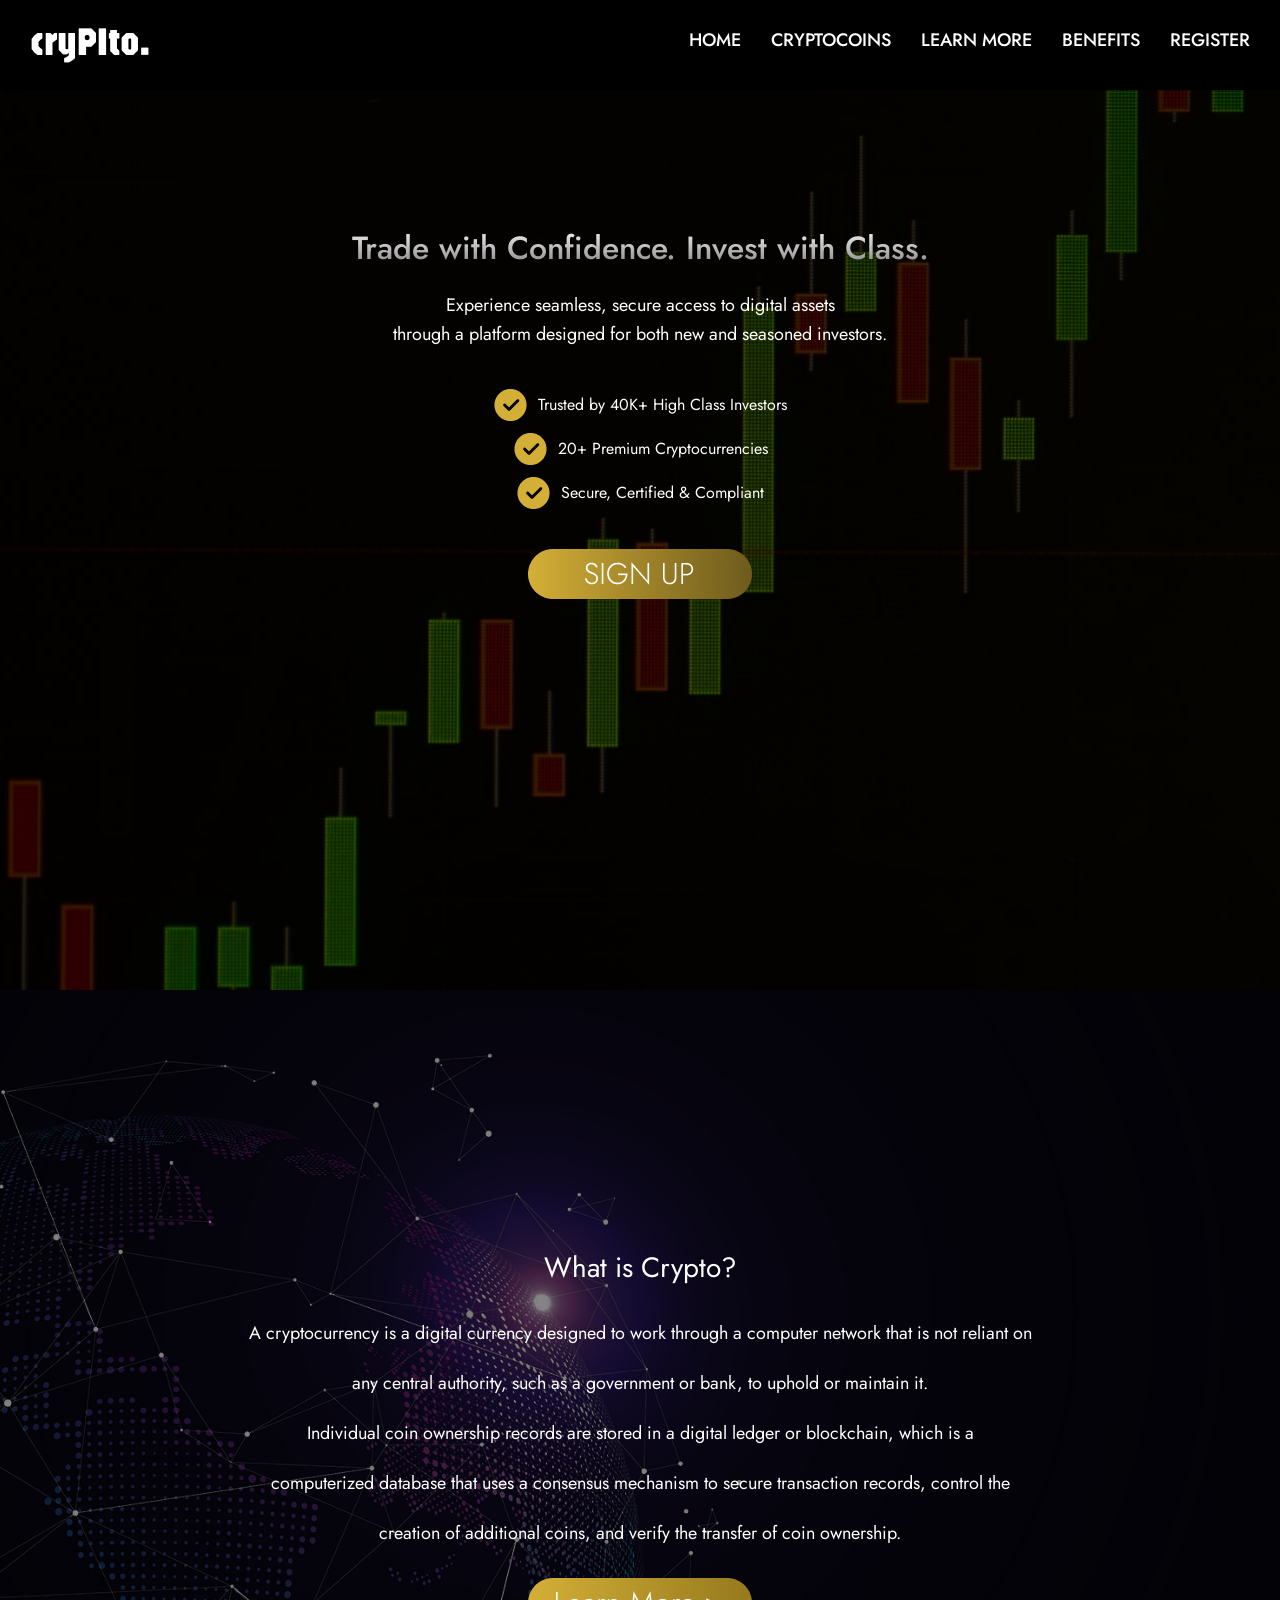
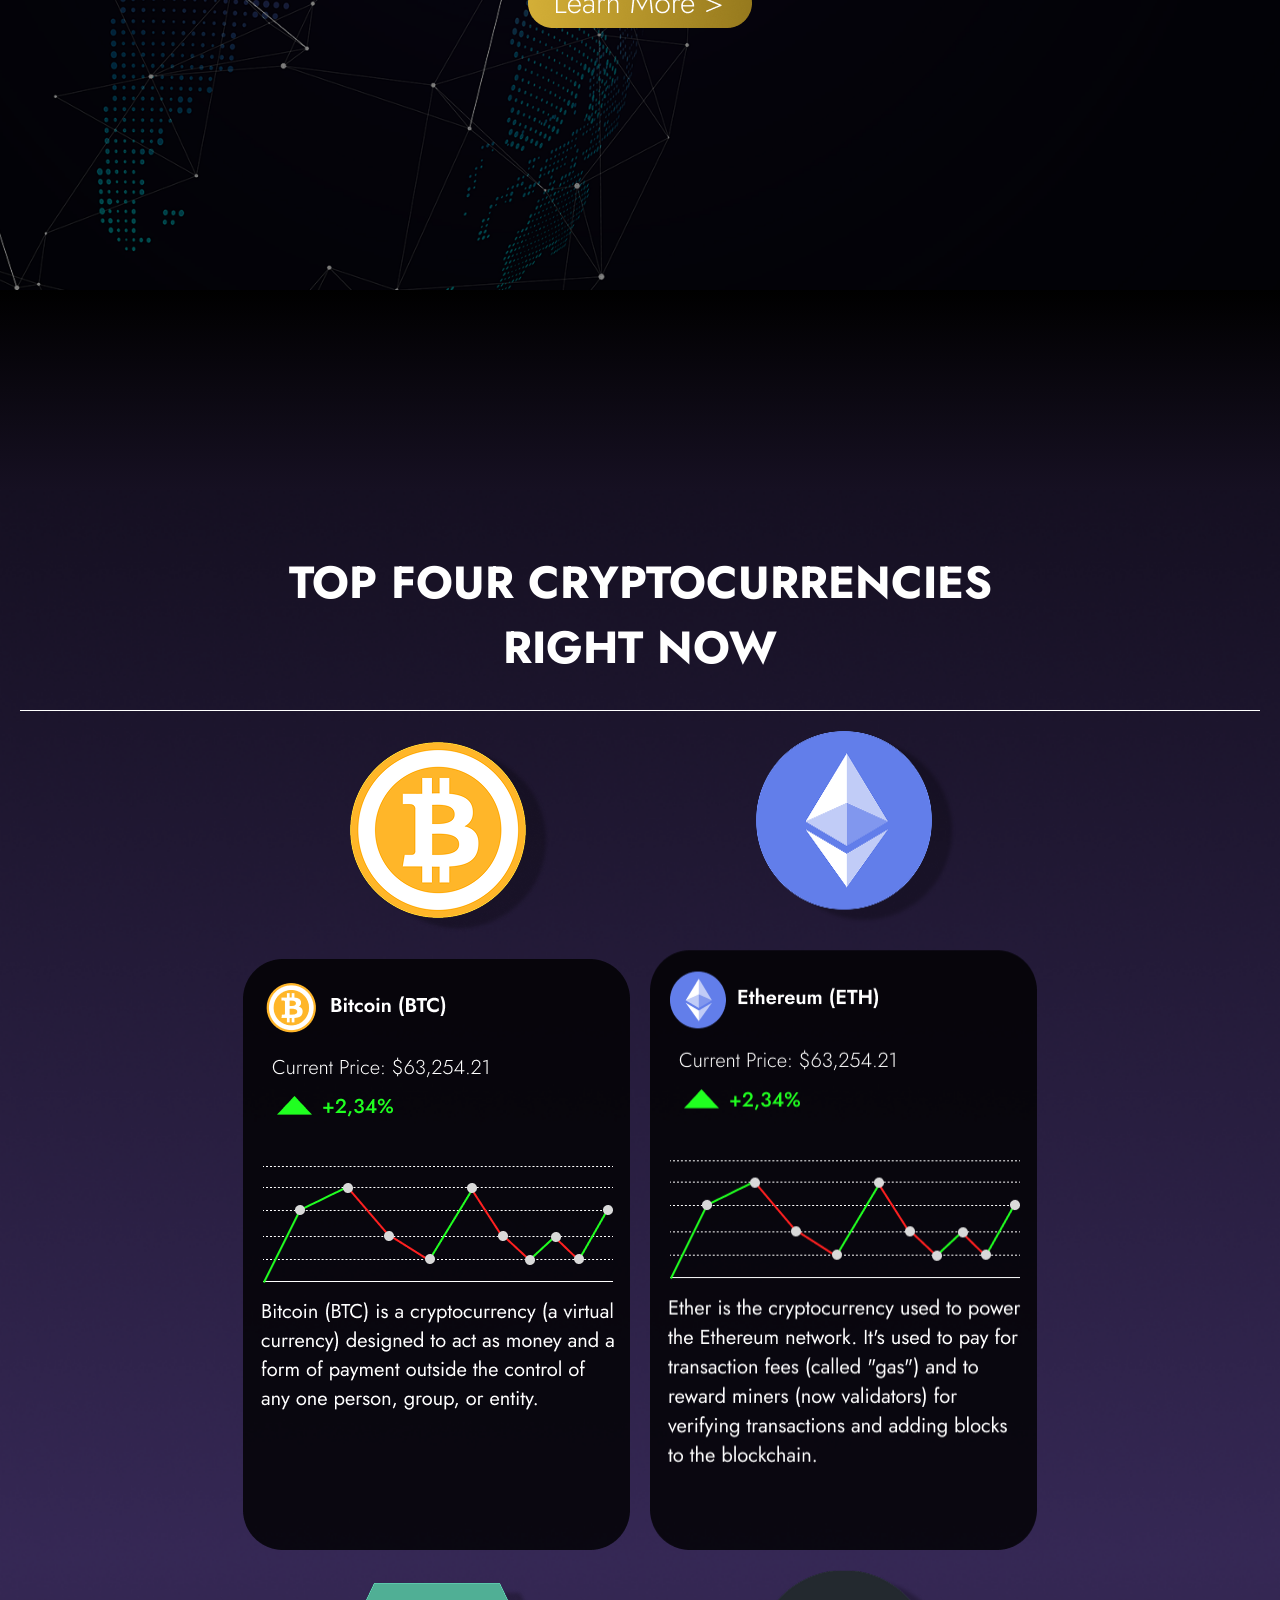
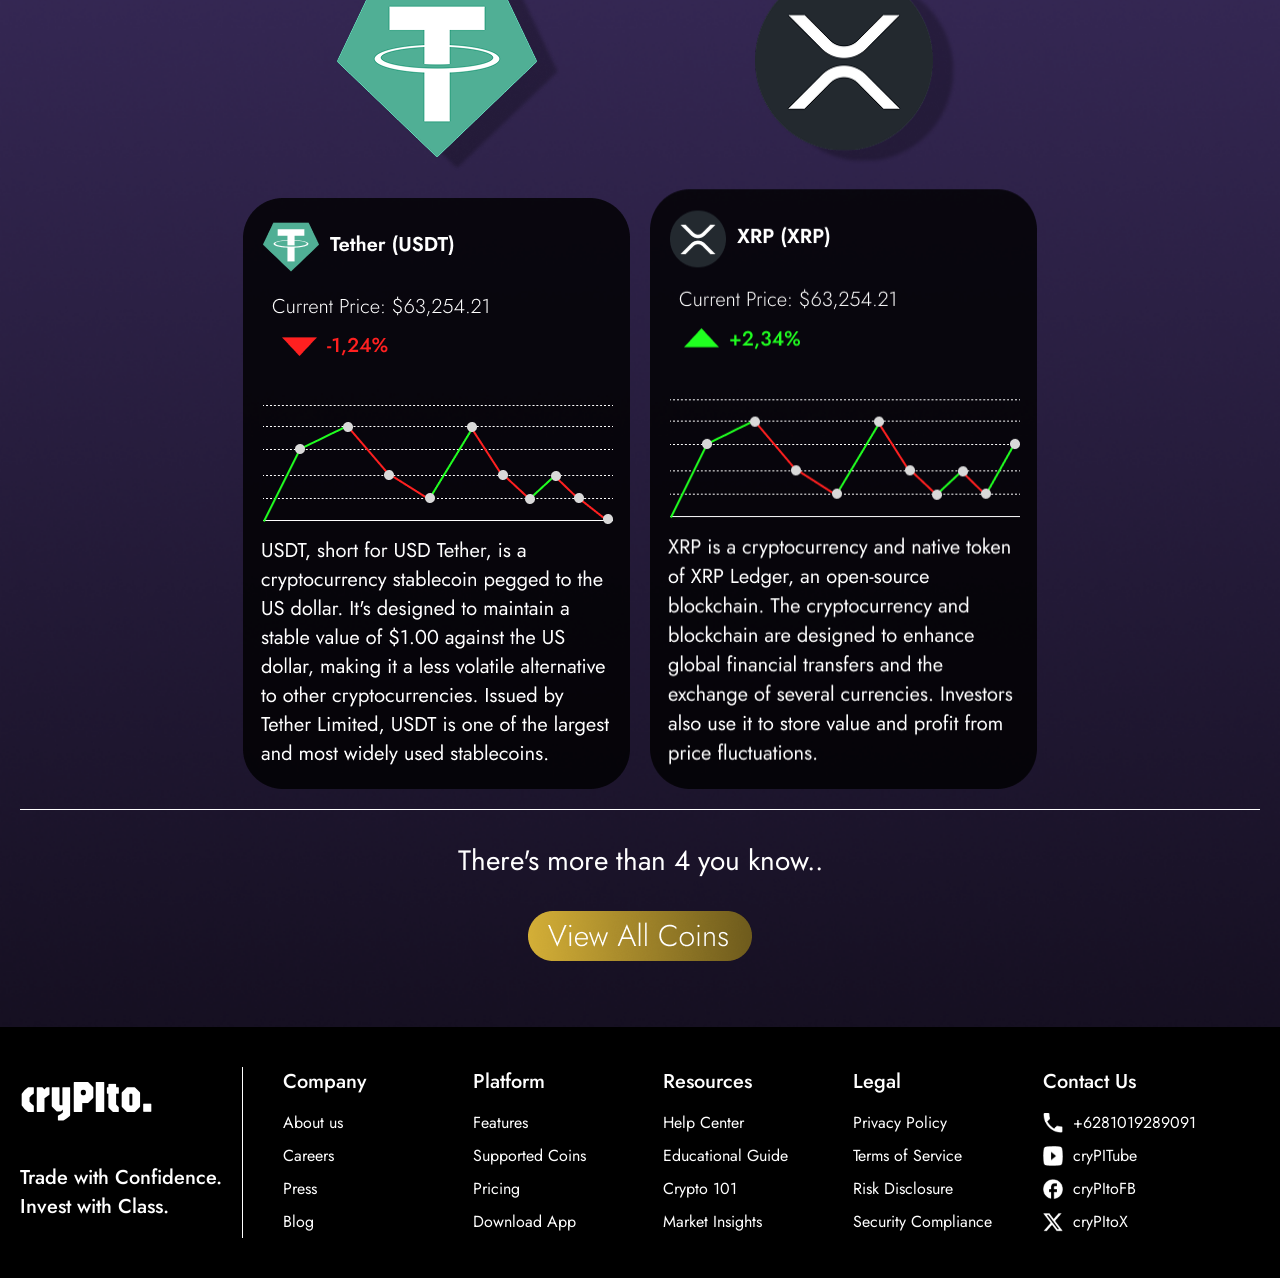
<file: index.html>
<!DOCTYPE html>
<html>
<head>
    <meta charset="UTF-8" />
    <title>cryPIto</title>
    <meta name="viewport" content="width=device-width, initial-scale=1.0">
    <link href='https://fonts.googleapis.com/css?family=Jaro' rel='stylesheet'>
    <link rel="preconnect" href="https://fonts.googleapis.com">
    <link rel="preconnect" href="https://fonts.gstatic.com" crossorigin>
    <link href="https://fonts.googleapis.com/css2?family=Jost:ital,wght@0,100..900;1,100..900&display=swap" rel="stylesheet">
    <link rel="stylesheet" href="style.css">
</head>
<body>
    <div class="navbar">
        <div>
            <h1>cryPIto.</h1>
        </div>
        <div class="list">
            <li><a href="index.html">HOME</a></li>
            <li><a href="crypto.html">CRYPTOCOINS</a></li>
            <li><a href="learn.html">LEARN MORE</a></li>
            <li><a href="benefit.html">BENEFITS</a></li>
            <li><a href="register.html">REGISTER</a></li>
        </div>  
    </div>

    <div class="page-wrapper">
        <div class="container">
            <div class="Hero">
                <div class="Hero-content">
                    <div class="Hero-column">
                        <h1>Trade with Confidence. Invest with Class.</h1>
                        <p>Experience seamless, secure access to digital assets <br>through a platform designed for both new and seasoned investors.</p>
                        <ul>
                            <li><img src="img/index/icon-park-solid_check-one.png" alt="">Trusted by 40K+ High Class Investors</li>
                            <li><img src="img/index/icon-park-solid_check-one.png" alt="">20+ Premium Cryptocurrencies</li>
                            <li><img src="img/index/icon-park-solid_check-one.png" alt="">Secure, Certified & Compliant</li>
                        </ul>
                        <a href="register.html"><img src="img/index/SignUp-btn.png" alt=""></a>
                    </div>
                </div>
            </div>
            <div class="new-to-crypto">
                <div class="new-to-crypto-inside">
                    <h2>What is Crypto?</h2>
                    <p style="line-height: 50px;">A cryptocurrency is a digital currency designed to work through a computer network that is not reliant on any central authority, such as a government or bank, to uphold or maintain it. <br>
                    Individual coin ownership records are stored in a digital ledger or blockchain, which is a <br>computerized database that uses a consensus mechanism to secure transaction records, control the creation of additional coins, and verify the transfer of coin ownership. </p>
                    <a href="learn.html"><img src="img/index/ViewMore-btn.png" alt=""></a>
                </div>
            </div>
            <div class="shadow-box"></div>
            <div class="top4">
                <div class="top42">
                    <h1>TOP FOUR CRYPTOCURRENCIES<br>RIGHT NOW</h1>
                    <div class="coins">
                        <img src="img/index/Group 33.png" alt="">
                        <img src="img/index/Group 33 (1).png" alt="">
                        <img src="img/index/Group 33 (2).png" alt="">
                        <img src="img/index/Group 33 (3).png" alt="">
                    </div>
                    <h2>There's more than 4 you know..</h2>
                    <a href="crypto.html"><img src="img/index/ViewMore-btn (1).png" alt=""></a>
                </div>
            </div>

        </div>
    </div>

    <div class="footer">
        <div class="footer-brand">
            <h1>cryPIto.</h1>
            <div class="footer-phrase">
                <h2>Trade with Confidence.</h2>
                <h2>Invest with Class.</h2>
            </div>
        </div>
        <div class="footer-titles">
            <h2>Company</h2>
            <div class="footer-insides">
                <li>About us</li>
                <li>Careers</li>
                <li>Press</li>
                <li>Blog</li>
            </div>
        </div>
        <div class="footer-titles">
            <h2>Platform</h2>
            <div class="footer-insides">
                <li>Features</li>
                <li>Supported Coins</li>
                <li>Pricing</li>
                <li>Download App</li>
            </div>
        </div>
        <div class="footer-titles">
            <h2>Resources</h2>
            <div class="footer-insides">
                <li>Help Center</li>
                <li>Educational Guide</li>
                <li>Crypto 101</li>
                <li>Market Insights</li>
            </div>
        </div>
        <div class="footer-titles">
            <h2>Legal</h2>
            <div class="footer-insides">
                <li>Privacy Policy</li>
                <li>Terms of Service</li>
                <li>Risk Disclosure</li>
                <li>Security Compliance</li>
            </div>
        </div>
        <div class="footer-titles">
            <h2>Contact Us</h2>
            <div class="footer-insides">
                <div class="footer-with-img">
                    <li><img src="img/footer/Vector (2).png" alt="">+6281019289091</li>
                    <li><img src="img/footer/Vector (3).png" alt="">cryPITube</li>
                    <li><img src="img/footer/Vector (4).png" alt="">cryPItoFB</li>
                    <li><img src="img/footer/prime_twitter.png" alt="">cryPItoX</li>
                </div>
            </div>
        </div>
    </div>
    
</body>
</html>
</file>
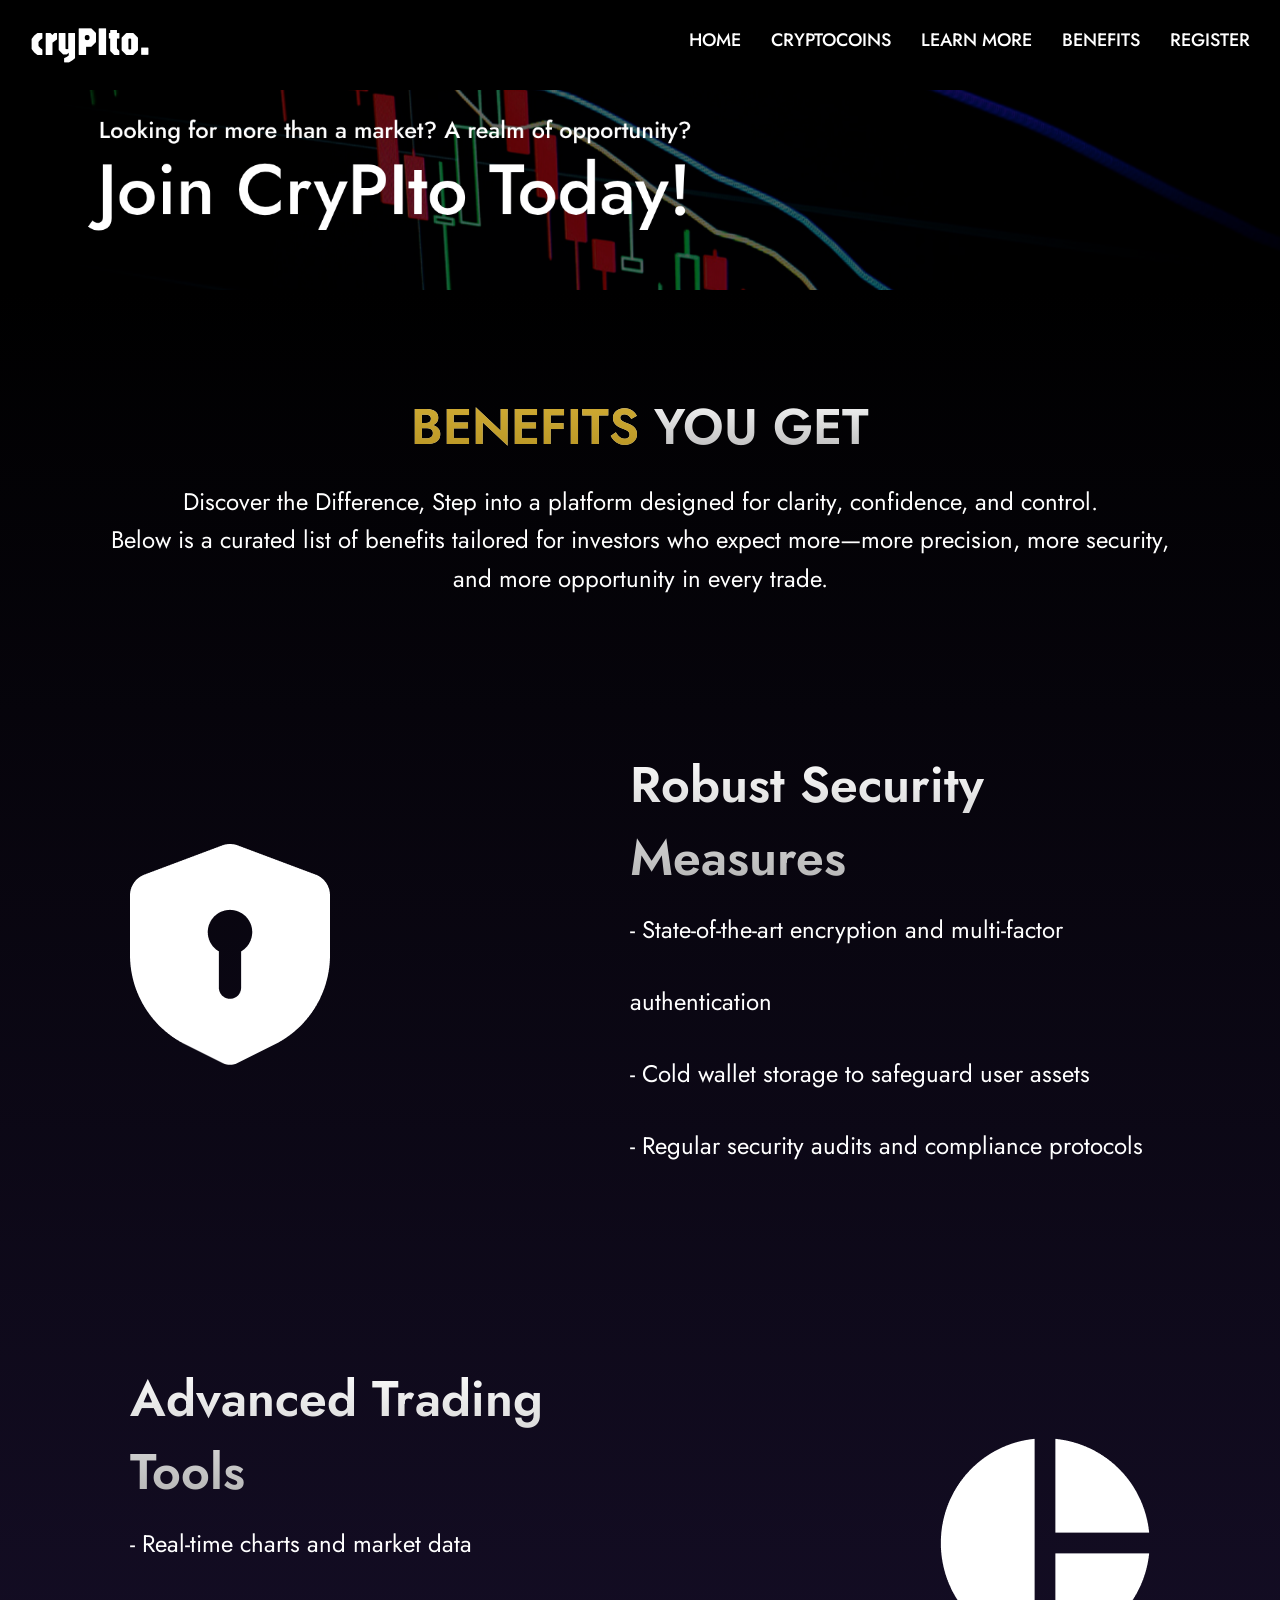
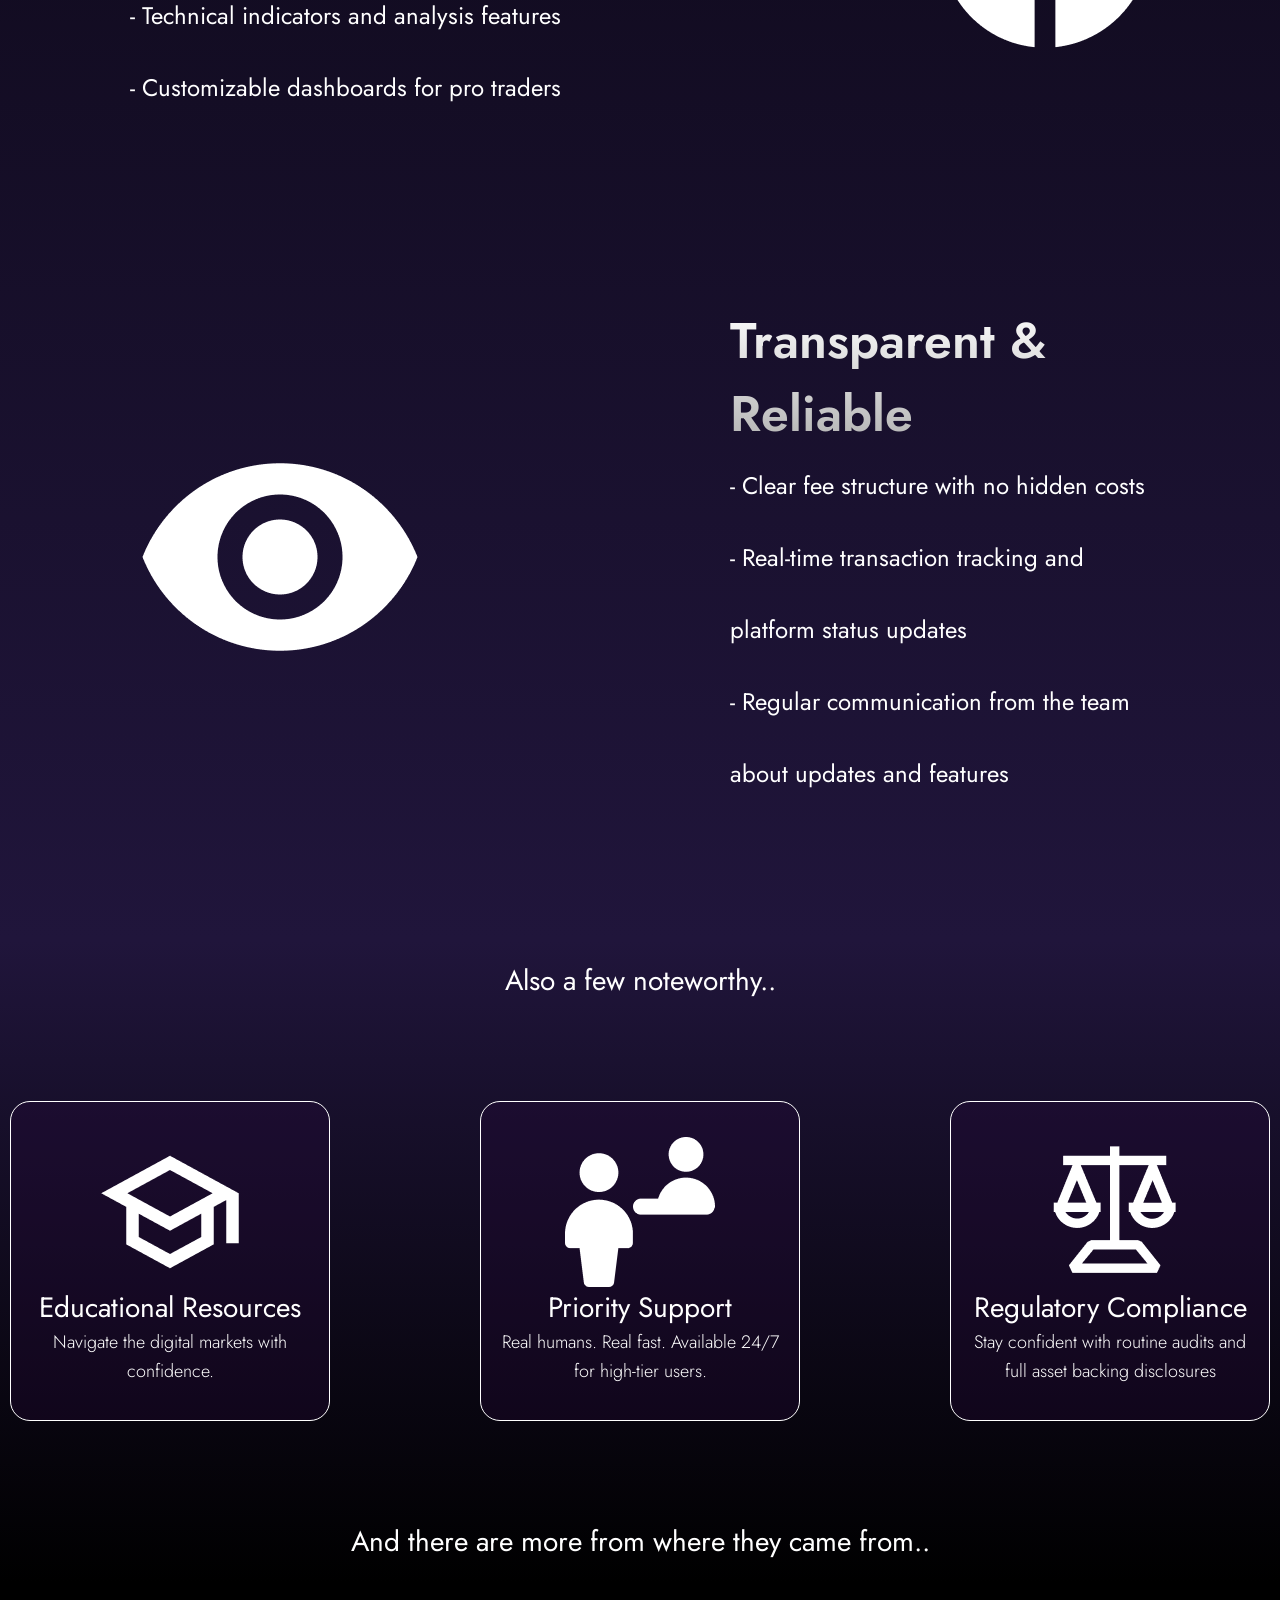
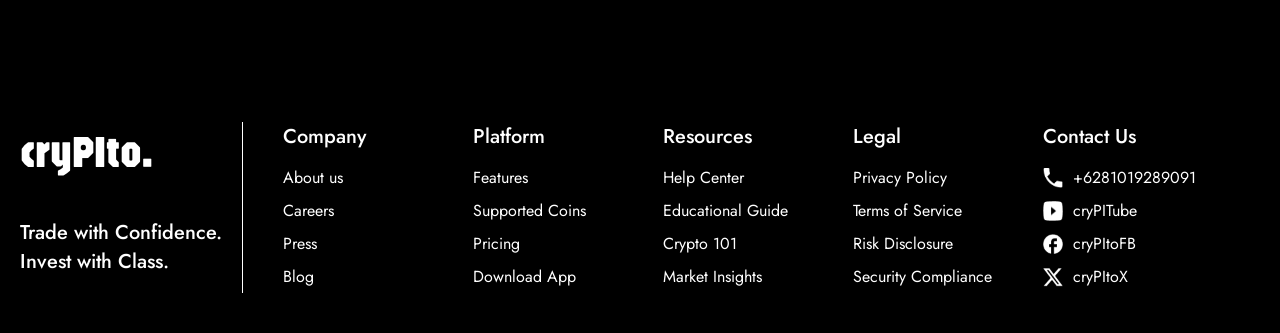
<file: benefit.html>
<!DOCTYPE html>
<html>
<head>
    <meta charset="UTF-8" />
    <title>cryPIto - Benefits</title>
    <meta name="viewport" content="width=device-width, initial-scale=1.0">
    <link href='https://fonts.googleapis.com/css?family=Jaro' rel='stylesheet'>
    <link rel="preconnect" href="https://fonts.googleapis.com">
    <link rel="preconnect" href="https://fonts.gstatic.com" crossorigin>
    <link href="https://fonts.googleapis.com/css2?family=Jost:ital,wght@0,100..900;1,100..900&display=swap" rel="stylesheet">
    <link rel="stylesheet" href="style.css">
</head>
<body>
    <div class="navbar">
        <div>
            <h1>cryPIto.</h1>
        </div>
        <div class="list">
            <li><a href="index.html">HOME</a></li>
            <li><a href="crypto.html">CRYPTOCOINS</a></li>
            <li><a href="learn.html">LEARN MORE</a></li>
            <li><a href="benefit.html">BENEFITS</a></li>
            <li><a href="register.html">REGISTER</a></li>
        </div>  
    </div>

    <div class="page-wrapper">
        <div class="container">
            <div class="benefit-section-1">
            </div>
            <div class="benefit-page">
                <div class="benefit-section-2">
                    <h2><span class="benefit-word">BENEFITS</span> YOU GET</h2>
                    <p style="text-align: center; font-size: 24px;">Discover the Difference, Step into a platform designed for clarity, confidence, and control. <br> Below is a curated list of benefits tailored for investors who expect more—more precision, more security, and more opportunity in every trade.</p>
                    <div class="benefit-all">
                        <img src="img/benefit/Group.png" alt="">
                        <div class="benefit-p">
                            <h2>Robust Security Measures</h2>
                            <p>- State-of-the-art encryption and multi-factor authentication <br> - Cold wallet storage to safeguard user assets <br> - Regular security audits and compliance protocols</p>
                        </div>
                    </div>
                    <div class="benefit-all">
                        <div class="benefit-p">
                            <h2>Advanced Trading Tools</h2>
                            <p>- Real-time charts and market data <br>- Technical indicators and analysis features <br>- Customizable dashboards for pro traders</p>
                        </div>
                        <img src="img/benefit/Vector (5).png" alt="">
                    </div>
                    <div class="benefit-all">
                        <img src="img/benefit/mdi_eye.png" alt="">
                        <div class="benefit-p">
                            <h2>Transparent & Reliable</h2>
                            <p>- Clear fee structure with no hidden costs <br>- Real-time transaction tracking and platform status updates <br>- Regular communication from the team about updates and features</p>
                        </div>
                    </div>
                </div>
                <div class="benefit-section-3">
                    <h2>Also a few noteworthy..</h2>
                    <div class="more-perk">
                        <div class="perk-box">
                            <img src="img/benefit/mdi_education-outline.png" alt="">
                            <h2>Educational Resources</h2>
                            <p>Navigate the digital markets with confidence.</p>
                        </div>
                        <div class="perk-box">
                            <img src="img/benefit/streamline_information-desk-customer-solid.png" alt="">
                            <h2>Priority Support</h2>
                            <p>Real humans. Real fast. Available 24/7 for high-tier users.</p>
                        </div>
                        <div class="perk-box">
                            <img src="img/benefit/codicon_law.png" alt="">
                            <h2>Regulatory Compliance</h2>
                            <p>Stay confident with routine audits and full asset backing disclosures</p>
                        </div>
                    </div>
                    <h2>And there are more from where they came from..</h2>
                </div>
            </div>
        </div>
    </div>

    <div class="footer">
        <div class="footer-brand">
            <h1>cryPIto.</h1>
            <div class="footer-phrase">
                <h2>Trade with Confidence.</h2>
                <h2>Invest with Class.</h2>
            </div>
        </div>
        <div class="footer-titles">
            <h2>Company</h2>
            <div class="footer-insides">
                <li>About us</li>
                <li>Careers</li>
                <li>Press</li>
                <li>Blog</li>
            </div>
        </div>
        <div class="footer-titles">
            <h2>Platform</h2>
            <div class="footer-insides">
                <li>Features</li>
                <li>Supported Coins</li>
                <li>Pricing</li>
                <li>Download App</li>
            </div>
        </div>
        <div class="footer-titles">
            <h2>Resources</h2>
            <div class="footer-insides">
                <li>Help Center</li>
                <li>Educational Guide</li>
                <li>Crypto 101</li>
                <li>Market Insights</li>
            </div>
        </div>
        <div class="footer-titles">
            <h2>Legal</h2>
            <div class="footer-insides">
                <li>Privacy Policy</li>
                <li>Terms of Service</li>
                <li>Risk Disclosure</li>
                <li>Security Compliance</li>
            </div>
        </div>
        <div class="footer-titles">
            <h2>Contact Us</h2>
            <div class="footer-insides">
                <div class="footer-with-img">
                    <li><img src="img/footer/Vector (2).png" alt="">+6281019289091</li>
                    <li><img src="img/footer/Vector (3).png" alt="">cryPITube</li>
                    <li><img src="img/footer/Vector (4).png" alt="">cryPItoFB</li>
                    <li><img src="img/footer/prime_twitter.png" alt="">cryPItoX</li>
                </div>
            </div>
        </div>
    </div>
    
</body>
</html>
</file>
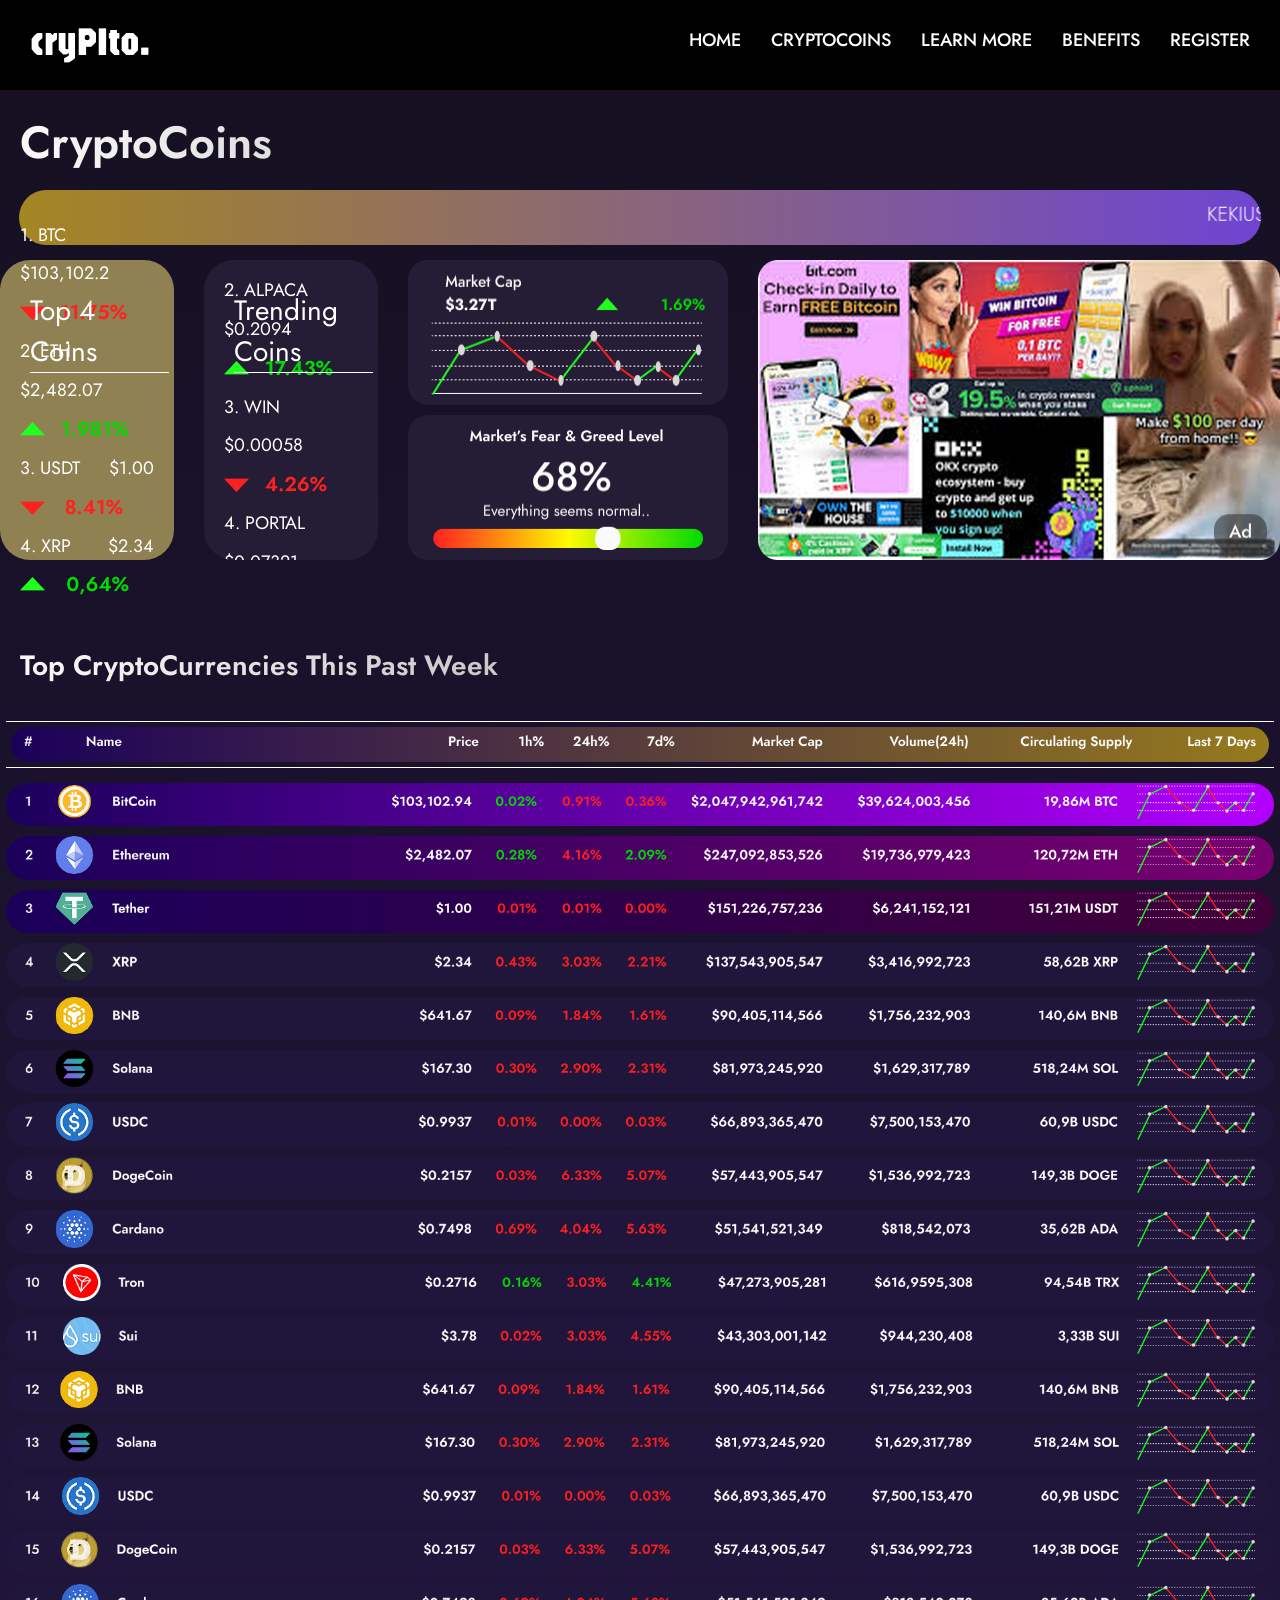
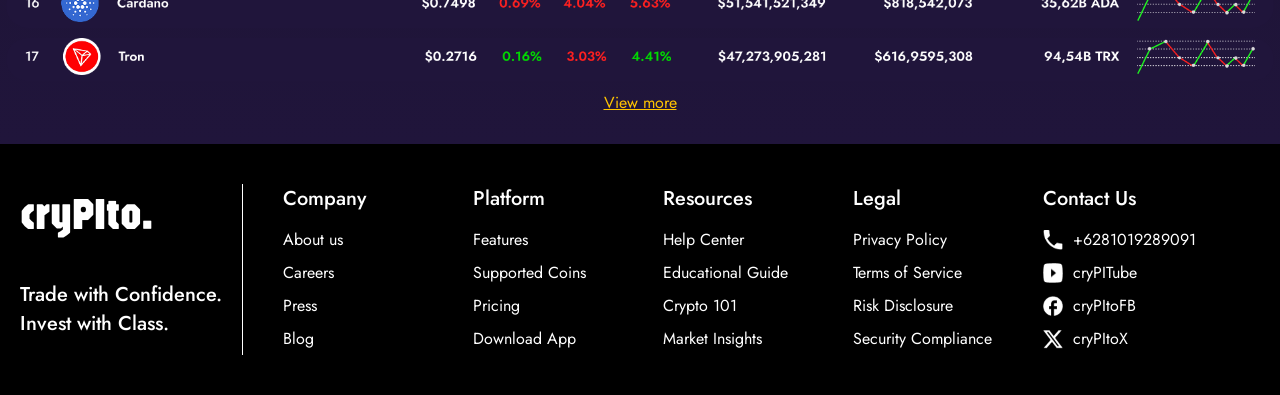
<file: crypto.html>
<!DOCTYPE html>
<html>
<head>
    <meta charset="UTF-8" />
    <title>cryPIto - CryptoCoins</title>
    <meta name="viewport" content="width=device-width, initial-scale=1.0">
    <link href='https://fonts.googleapis.com/css?family=Jaro' rel='stylesheet'>
    <link rel="preconnect" href="https://fonts.googleapis.com">
    <link rel="preconnect" href="https://fonts.gstatic.com" crossorigin>
    <link href="https://fonts.googleapis.com/css2?family=Jost:ital,wght@0,100..900;1,100..900&display=swap" rel="stylesheet">
    <link rel="stylesheet" href="style.css">
</head>
<body>
    <div class="navbar">
        <div>
            <h1>cryPIto.</h1>
        </div>
        <div class="list">
            <li><a href="index.html">HOME</a></li>
            <li><a href="crypto.html">CRYPTOCOINS</a></li>
            <li><a href="learn.html">LEARN MORE</a></li>
            <li><a href="benefit.html">BENEFITS</a></li>
            <li><a href="register.html">REGISTER</a></li>
        </div>  
    </div>

    <div class="page-wrapper">
        <div class="container">
           <div class="product-page">
                <div class="product-title">
                    <h2 style="font-size: 45px; margin-bottom: -30px;">CryptoCoins</h2>
                </div>
                <marquee>
                    <img src="img/product/Frame 6.png" alt="">
                </marquee>
                <div class="product-trend">
                    <div class="trend-box1">
                        <div class="trend-title">
                            <h2>Top 4 Coins</h2>
                        </div>
                        <div class="trend-content">
                            <div class="trend-inner-content">
                                <p>1. BTC</p>
                                <p>$103,102.2</p>
                                <img src="img/product/Group 3.png" alt="">
                            </div>
                            <div class="trend-inner-content">
                                <p>2. ETH</p>
                                <p>$2,482.07</p>
                                <img src="img/product/Group 3 (1).png" alt="">
                            </div>
                            <div class="trend-inner-content">
                                <p>3. USDT</p>
                                <p>$1.00</p>
                                <img src="img/product/Group 3 (2).png" alt="">
                            </div>
                            <div class="trend-inner-content">
                                <p>4. XRP</p>
                                <p>$2.34</p>
                                <img src="img/product/Group 3 (3).png" alt="">
                            </div>
                        </div>
                    </div>
                    <div class="trend-box2">
                        <div class="trend-title">
                            <h2>Trending Coins</h2>
                        </div>
                        <div class="trend-content">
                            <br>
                            <div class="trend-inner-content">
                                <p>1. KEKIUS</p>
                                <p>$0.05625</p>
                                <img src="img/product/Group 3 (4).png" alt="">
                            </div>
                            <div class="trend-inner-content">
                                <p>2. ALPACA</p>
                                <p>$0.2094</p>
                                <img src="img/product/Group 3 (5).png" alt="">
                            </div>
                            <div class="trend-inner-content">
                                <p>3. WIN</p>
                                <p>$0.00058</p>
                                <img src="img/product/Group 3 (6).png" alt="">
                            </div>
                            <div class="trend-inner-content">
                                <p>4. PORTAL</p>
                                <p>$0.07321</p>
                                <img src="img/product/Group 3 (7).png" alt="">
                            </div>
                            <div class="trend-inner-content">
                                <p>5. B2</p>
                                <p>$0.625</p>
                                <img src="img/product/Group 3 (8).png" alt="">
                            </div>
                        </div>
                    </div>
                    <div class="trend-column">
                        <div class="trend-box3">
                            <img src="img/product/Group 34.png" alt="">
                        </div>
                        <div class="trend-box3">
                            <img src="img/product/Group 35.png" alt="">
                        </div>
                    </div>
                    <img src="img/product/Group 10.png" alt="">
                </div>
                <div class="product-title">
                    <h2>Top CryptoCurrencies This Past Week</h2>
                </div>
                <div class="coin-bar-container">
                    <div class="coin-bar">
                        <img src="img/product/Frame 11.png" alt="">
                    </div>
                </div>
                <div class="coin-list">
                    <div class="coin-one">
                        <img src="img/product/Group 36.png" alt="">
                    </div>
                    <div class="coin-two">
                        <img src="img/product/Group 37.png" alt="">
                    </div>
                    <div class="coin-three">
                        <img src="img/product/Group 38.png" alt="">
                    </div>
                    <div class="rest-coin">
                        <img src="img/product/Group 39.png" alt="">
                    </div>
                    <div class="rest-coin">
                        <img src="img/product/Group 40.png" alt="">
                    </div>
                    <div class="rest-coin">
                        <img src="img/product/Group 41.png" alt="">
                    </div>
                    <div class="rest-coin">
                        <img src="img/product/Group 42.png" alt="">
                    </div>
                    <div class="rest-coin">
                        <img src="img/product/Group 43.png" alt="">
                    </div>
                    <div class="rest-coin">
                        <img src="img/product/Group 44.png" alt="">
                    </div>
                    <div class="rest-coin">
                        <img src="img/product/Group 45.png" alt="">
                    </div>
                    <div class="rest-coin">
                        <img src="img/product/Group 46.png" alt="">
                    </div>
                    <div class="rest-coin">
                        <img src="img/product/Group 47.png" alt="">
                    </div>
                    <div class="rest-coin">
                        <img src="img/product/Group 48.png" alt="">
                    </div>
                    <div class="rest-coin">
                        <img src="img/product/Group 49.png" alt="">
                    </div>
                    <div class="rest-coin">
                        <img src="img/product/Group 50.png" alt="">
                    </div>
                    <div class="rest-coin">
                        <img src="img/product/Group 51.png" alt="">
                    </div>
                    <div class="rest-coin">
                        <img src="img/product/Group 52.png" alt="">
                    </div>
                    <a href="">View more</a>
                </div>
           </div>
        </div>
    </div>
    
    <div class="footer">
        <div class="footer-brand">
            <h1>cryPIto.</h1>
            <div class="footer-phrase">
                <h2>Trade with Confidence.</h2>
                <h2>Invest with Class.</h2>
            </div>
        </div>
        <div class="footer-titles">
            <h2>Company</h2>
            <div class="footer-insides">
                <li>About us</li>
                <li>Careers</li>
                <li>Press</li>
                <li>Blog</li>
            </div>
        </div>
        <div class="footer-titles">
            <h2>Platform</h2>
            <div class="footer-insides">
                <li>Features</li>
                <li>Supported Coins</li>
                <li>Pricing</li>
                <li>Download App</li>
            </div>
        </div>
        <div class="footer-titles">
            <h2>Resources</h2>
            <div class="footer-insides">
                <li>Help Center</li>
                <li>Educational Guide</li>
                <li>Crypto 101</li>
                <li>Market Insights</li>
            </div>
        </div>
        <div class="footer-titles">
            <h2>Legal</h2>
            <div class="footer-insides">
                <li>Privacy Policy</li>
                <li>Terms of Service</li>
                <li>Risk Disclosure</li>
                <li>Security Compliance</li>
            </div>
        </div>
        <div class="footer-titles">
            <h2>Contact Us</h2>
            <div class="footer-insides">
                <div class="footer-with-img">
                    <li><img src="img/footer/Vector (2).png" alt="">+6281019289091</li>
                    <li><img src="img/footer/Vector (3).png" alt="">cryPITube</li>
                    <li><img src="img/footer/Vector (4).png" alt="">cryPItoFB</li>
                    <li><img src="img/footer/prime_twitter.png" alt="">cryPItoX</li>
                </div>
            </div>
        </div>
    </div>
</body>
</html>
</file>
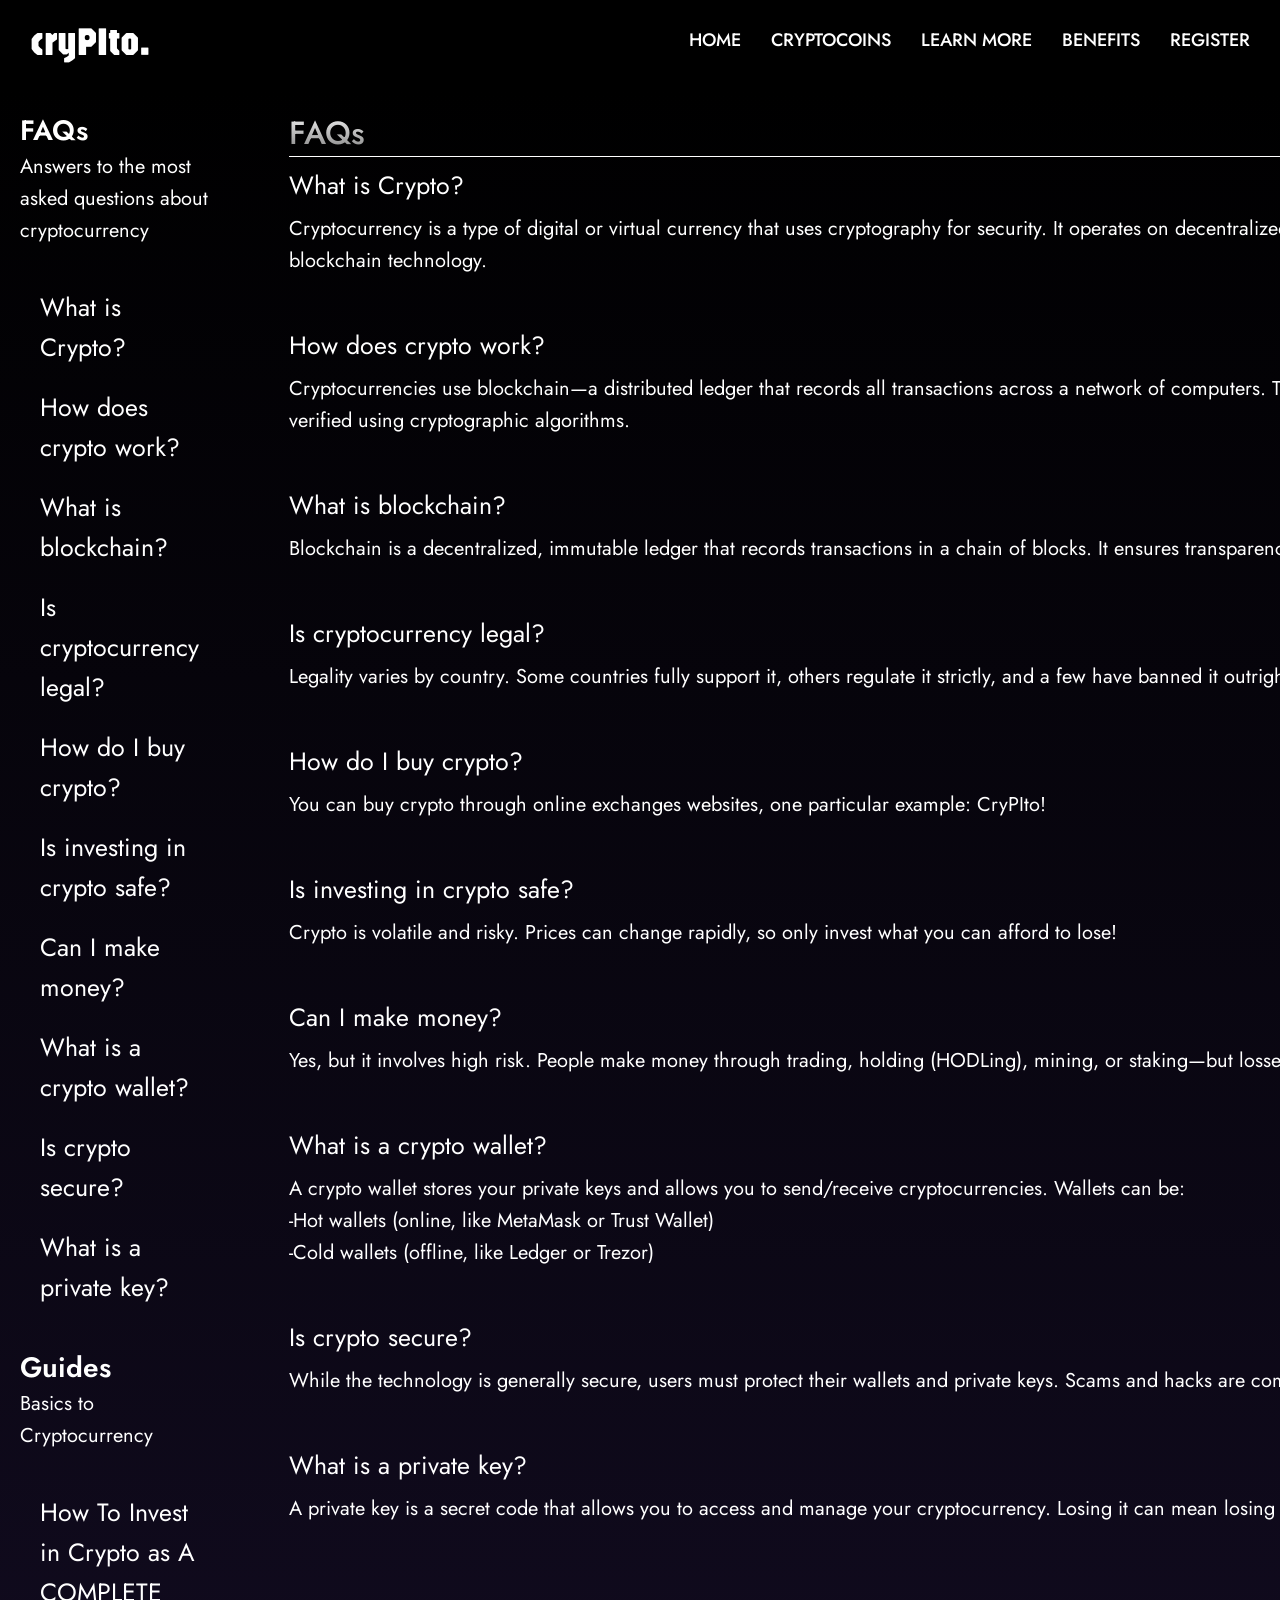
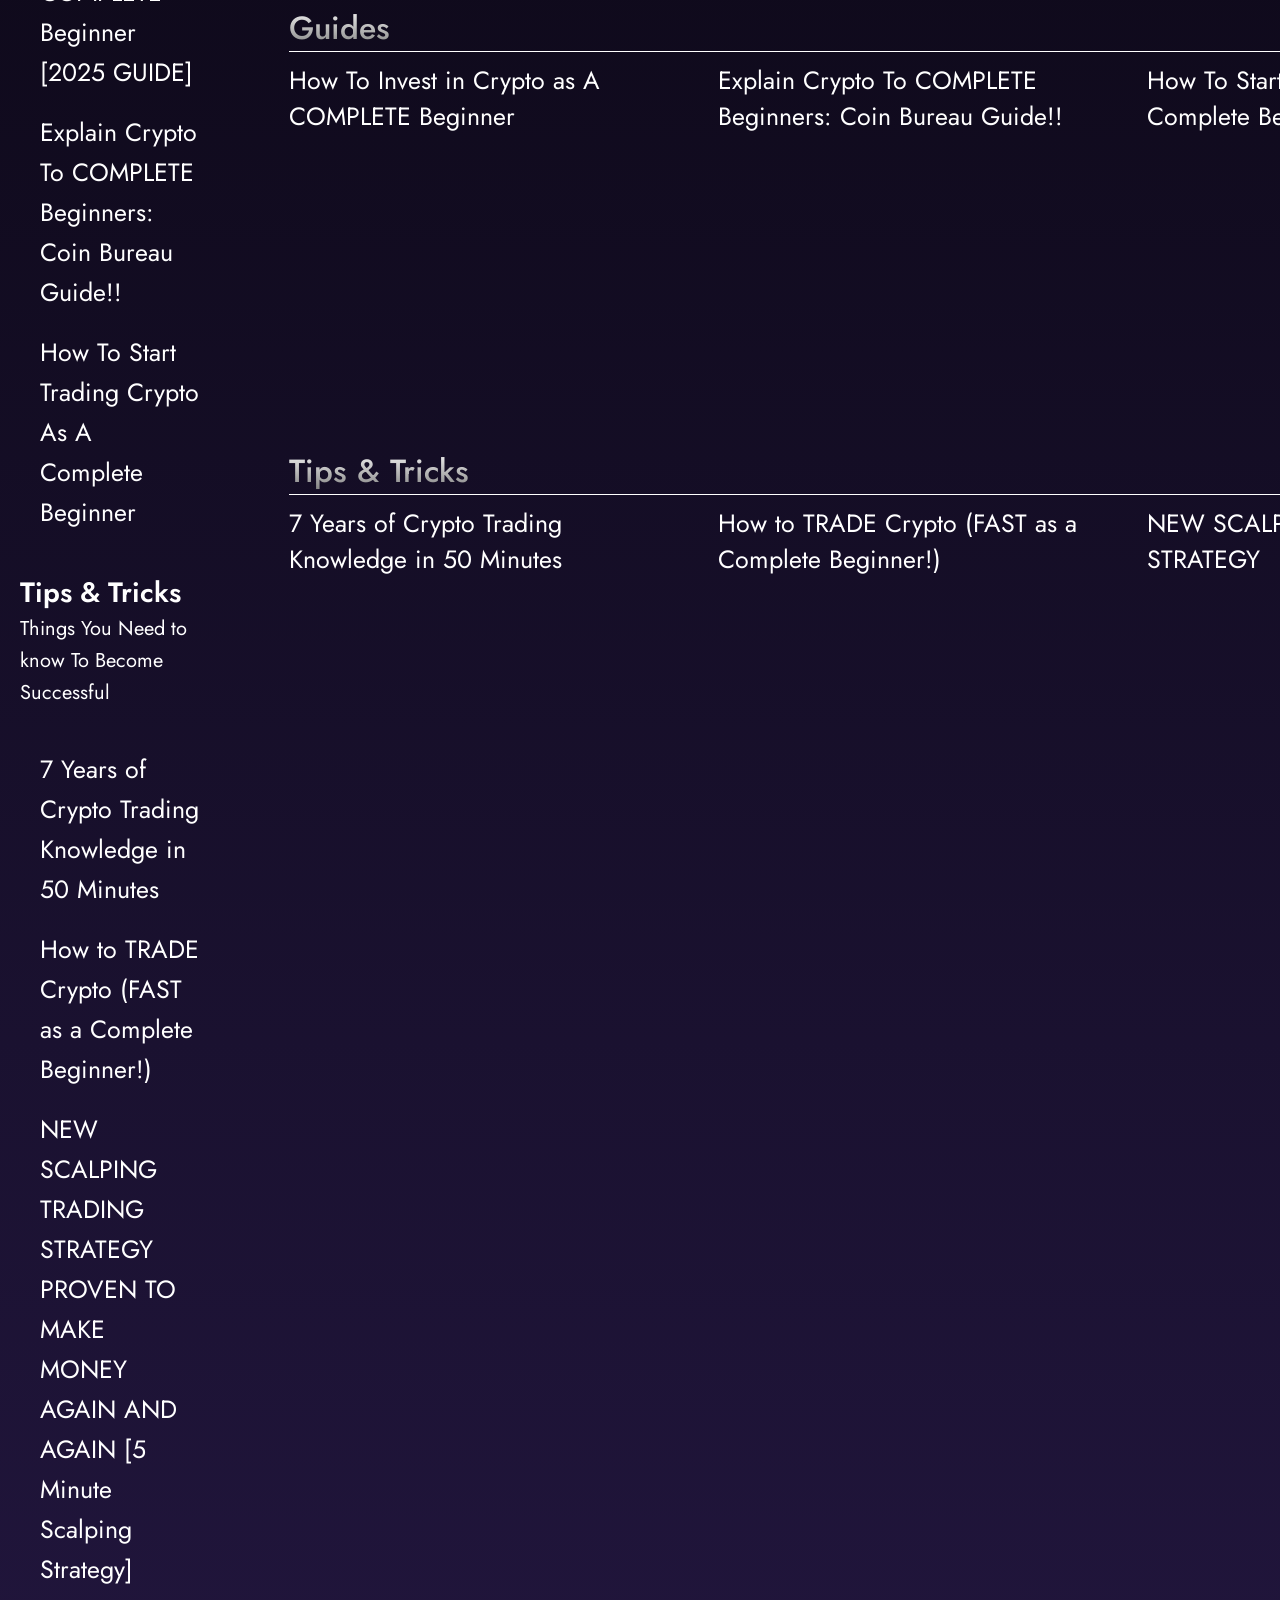
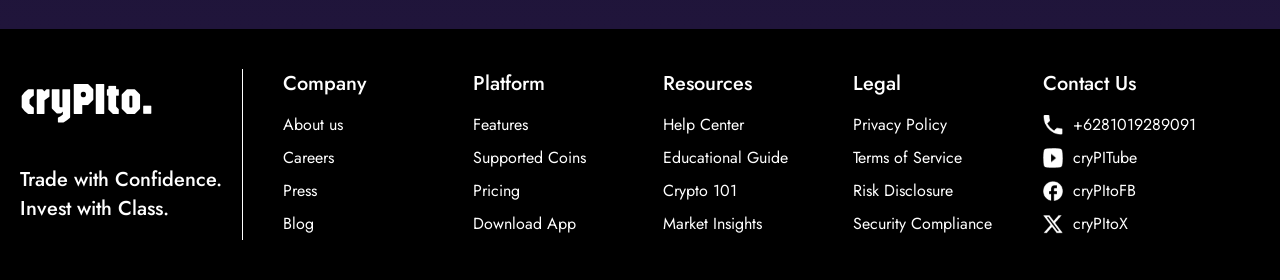
<file: learn.html>
<!DOCTYPE html>
<html>
<head>
    <meta charset="UTF-8" />
    <title>cryPIto - Learn More</title>
    <meta name="viewport" content="width=device-width, initial-scale=1.0">
    <link href='https://fonts.googleapis.com/css?family=Jaro' rel='stylesheet'>
    <link rel="preconnect" href="https://fonts.googleapis.com">
    <link rel="preconnect" href="https://fonts.gstatic.com" crossorigin>
    <link href="https://fonts.googleapis.com/css2?family=Jost:ital,wght@0,100..900;1,100..900&display=swap" rel="stylesheet">
    <link rel="stylesheet" href="style.css">
</head>
<body>
    <div class="navbar">
        <div>
            <h1>cryPIto.</h1>
        </div>
        <div class="list">
            <li><a href="index.html">HOME</a></li>
            <li><a href="crypto.html">CRYPTOCOINS</a></li>
            <li><a href="learn.html">LEARN MORE</a></li>
            <li><a href="benefit.html">BENEFITS</a></li>
            <li><a href="register.html">REGISTER</a></li>
        </div>  
    </div>

    <div class="page-wrapper">
        <div class="container">
            <div class="learn-page">
                <div class="sidebar">
                    <div>
                        <h2>FAQs</h2>
                        <p>Answers to the most asked questions about cryptocurrency</p>
                    </div>
                    <div class="learn-list">
                        <p class="scroll-link"><a href="#What-is-Crypto?">What is Crypto?</a></p>
                        <p class="scroll-link"><a href="#How-does-crypto-work?">How does crypto work?</a></p>
                        <p class="scroll-link"><a href="#What-is-blockchain?">What is blockchain?</a></p>
                        <p class="scroll-link"><a href="#Is-cryptocurrency-legal?">Is cryptocurrency legal?</a></p>
                        <p class="scroll-link"><a href="#How-do-I-buy-crypto?">How do I buy crypto?</a></p>
                        <p class="scroll-link"><a href="#Is-investing-in-crypto-safe?">Is investing in crypto safe?</a></p>
                        <p class="scroll-link"><a href="#Can-I-make-money?">Can I make money?</a></p>
                        <p class="scroll-link"><a href="#What-is-a-crypto-wallet?">What is a crypto wallet?</a></p>
                        <p class="scroll-link"><a href="#Is-crypto-secure?">Is crypto secure?</a></p>
                        <p class="scroll-link"><a href="#What-is-a-private-key?">What is a private key?</a></p>
                    </div>
                    <div>
                        <h2>Guides</h2>
                        <p>Basics to Cryptocurrency</p>
                    </div>
                    <div class="learn-list">
                        <p class="scroll-link"><a href="#guide1">How To Invest in Crypto as A COMPLETE Beginner [2025 GUIDE]</a></p>
                        <p class="scroll-link"><a href="#guide2">Explain Crypto To COMPLETE Beginners: Coin Bureau Guide!!</a></p>
                        <p class="scroll-link"><a href="#guide3">How To Start Trading Crypto As A Complete Beginner</a></p>
                    </div>
                    <div>
                        <h2>Tips & Tricks</h2>
                        <p>Things You Need to know To Become Successful</p>
                    </div>
                    <div class="learn-list">
                        <p class="scroll-link"><a href="#guide1">7 Years of Crypto Trading Knowledge in 50 Minutes</a></p>
                        <p class="scroll-link"><a href="#guide2">How to TRADE Crypto (FAST as a Complete Beginner!)</a></p>
                        <p class="scroll-link"><a href="#guide3">NEW SCALPING TRADING STRATEGY PROVEN TO MAKE MONEY AGAIN AND AGAIN [5 Minute Scalping Strategy]</a></p>
                    </div>
                </div>
                <div class="learn-stuff">
                    <div class="learn-stuff2">
                        <h2 class="learn-title">FAQs</h2>
                        <div class="learn-stuff3">
                            <div id="What-is-Crypto?" class="learn-par">
                                <h2>What is Crypto?</h2>
                                <p>Cryptocurrency is a type of digital or virtual currency that uses cryptography for security. It operates on decentralized networks based on blockchain technology.</p>
                            </div>
                            <div id="How-does-crypto-work?" class="learn-par">
                                <h2>How does crypto work?</h2>
                                <p>Cryptocurrencies use blockchain—a distributed ledger that records all transactions across a network of computers. Transactions are secured and verified using cryptographic algorithms.</p>
                            </div>
                            <div id="What-is-blockchain?" class="learn-par">
                                <h2>What is blockchain?</h2>
                                <p>Blockchain is a decentralized, immutable ledger that records transactions in a chain of blocks. It ensures transparency, security, and traceability.</p>
                            </div>
                            <div id=Is-cryptocurrency-legal?" class="learn-par">
                                <h2>Is cryptocurrency legal?</h2>
                                <p>Legality varies by country. Some countries fully support it, others regulate it strictly, and a few have banned it outright.</p>
                            </div>
                            <div id="How-do-I-buy-crypto?" class="learn-par">
                                <h2>How do I buy crypto?</h2>
                                <p>You can buy crypto through online exchanges websites, one particular example: CryPIto!</p>
                            </div>
                            <div id="Is-investing-in-crypto-safe?" class="learn-par">
                                <h2>Is investing in crypto safe?</h2>
                                <p>Crypto is volatile and risky. Prices can change rapidly, so only invest what you can afford to lose!</p>
                            </div>
                            <div id="Can-I-make-money?" class="learn-par">
                                <h2>Can I make money?</h2>
                                <p>Yes, but it involves high risk. People make money through trading, holding (HODLing), mining, or staking—but losses are just as common.</p>
                            </div>
                            <div id="What-is-a-crypto-wallet?" class="learn-par">
                                <h2>What is a crypto wallet?</h2>
                                <p>A crypto wallet stores your private keys and allows you to send/receive cryptocurrencies. Wallets can be: <br>
                                    -Hot wallets (online, like MetaMask or Trust Wallet)
                                    <br>
                                    -Cold wallets (offline, like Ledger or Trezor)</p>
                            </div>
                            <div id="Is-crypto-secure?" class="learn-par">
                                <h2>Is crypto secure?</h2>
                                <p>While the technology is generally secure, users must protect their wallets and private keys. Scams and hacks are common.</p>
                            </div>
                            <div id="What-is-a-private-key?" class="learn-par">
                                <h2>What is a private key?</h2>
                                <p>A private key is a secret code that allows you to access and manage your cryptocurrency. Losing it can mean losing your funds permanently.</p>
                            </div>
                        </div>
                    </div>
                    <div class="learn-stuff2">
                        <h2 class="learn-title">Guides</h2>
                        <div class="learn-stuff2vid">
                            <div id="guide1" class="learn-par">
                                <h2>How To Invest in Crypto as A COMPLETE Beginner</h2>
                                <iframe width="379" height="224" 
                                        src="https://www.youtube.com/embed/LGHsNaIv5os" 
                                        frameborder="0" 
                                        allow="accelerometer; autoplay; clipboard-write; encrypted-media; gyroscope; picture-in-picture" 
                                        allowfullscreen>
                                </iframe>
                            </div>
                            <div id="guide2" class="learn-par">
                                <h2>Explain Crypto To COMPLETE Beginners: Coin Bureau Guide!!</h2>
                                <iframe width="379" height="224" 
                                        src="https://www.youtube.com/embed/VYWc9dFqROI" 
                                        frameborder="0" 
                                        allow="accelerometer; autoplay; clipboard-write; encrypted-media; gyroscope; picture-in-picture" 
                                        allowfullscreen>
                                </iframe>
                            </div>
                            <div id="guide3" class="learn-par">
                                <h2>How To Start Trading Crypto As A Complete Beginner</h2>
                                <iframe width="379" height="224" 
                                        src="https://www.youtube.com/embed/nnDhFKHQRjc" 
                                        frameborder="0" 
                                        allow="accelerometer; autoplay; clipboard-write; encrypted-media; gyroscope; picture-in-picture" 
                                        allowfullscreen>
                                </iframe>
                            </div>
                        </div>
                    </div>
                    <div class="learn-stuff2">
                        <h2 class="learn-title">Tips & Tricks</h2>
                        <div class="learn-stuff2vid">
                            <div id="tt1" class="learn-par">
                                <h2>7 Years of Crypto Trading Knowledge in 50 Minutes</h2>
                                <iframe width="379" height="224" 
                                        src="https://www.youtube.com/embed/QKdbH4333wc" 
                                        frameborder="0" 
                                        allow="accelerometer; autoplay; clipboard-write; encrypted-media; gyroscope; picture-in-picture" 
                                        allowfullscreen>
                                </iframe>
                            </div>
                            <div id="tt2" class="learn-par">
                                <h2>How to TRADE Crypto (FAST as a Complete Beginner!)</h2>
                                <iframe width="379" height="224" 
                                        src="https://www.youtube.com/embed/BNYvbwmrjoA" 
                                        frameborder="0" 
                                        allow="accelerometer; autoplay; clipboard-write; encrypted-media; gyroscope; picture-in-picture" 
                                        allowfullscreen>
                                </iframe>
                            </div>
                            <div id="tt3" class="learn-par">
                                <h2>NEW SCALPING TRADING STRATEGY</h2>
                                <iframe width="379" height="224" 
                                        src="https://www.youtube.com/embed/Olb47nBRSSo" 
                                        frameborder="0" 
                                        allow="accelerometer; autoplay; clipboard-write; encrypted-media; gyroscope; picture-in-picture" 
                                        allowfullscreen>
                                </iframe>
                            </div>
                        </div>
                    </div>
                </div>

            </div>
        </div>
    </div>

    <div class="footer">
        <div class="footer-brand">
            <h1>cryPIto.</h1>
            <div class="footer-phrase">
                <h2>Trade with Confidence.</h2>
                <h2>Invest with Class.</h2>
            </div>
        </div>
        <div class="footer-titles">
            <h2>Company</h2>
            <div class="footer-insides">
                <li>About us</li>
                <li>Careers</li>
                <li>Press</li>
                <li>Blog</li>
            </div>
        </div>
        <div class="footer-titles">
            <h2>Platform</h2>
            <div class="footer-insides">
                <li>Features</li>
                <li>Supported Coins</li>
                <li>Pricing</li>
                <li>Download App</li>
            </div>
        </div>
        <div class="footer-titles">
            <h2>Resources</h2>
            <div class="footer-insides">
                <li>Help Center</li>
                <li>Educational Guide</li>
                <li>Crypto 101</li>
                <li>Market Insights</li>
            </div>
        </div>
        <div class="footer-titles">
            <h2>Legal</h2>
            <div class="footer-insides">
                <li>Privacy Policy</li>
                <li>Terms of Service</li>
                <li>Risk Disclosure</li>
                <li>Security Compliance</li>
            </div>
        </div>
        <div class="footer-titles">
            <h2>Contact Us</h2>
            <div class="footer-insides">
                <div class="footer-with-img">
                    <li><img src="img/footer/Vector (2).png" alt="">+6281019289091</li>
                    <li><img src="img/footer/Vector (3).png" alt="">cryPITube</li>
                    <li><img src="img/footer/Vector (4).png" alt="">cryPItoFB</li>
                    <li><img src="img/footer/prime_twitter.png" alt="">cryPItoX</li>
                </div>
            </div>
        </div>
    </div>
    
</body>
</html>
</file>
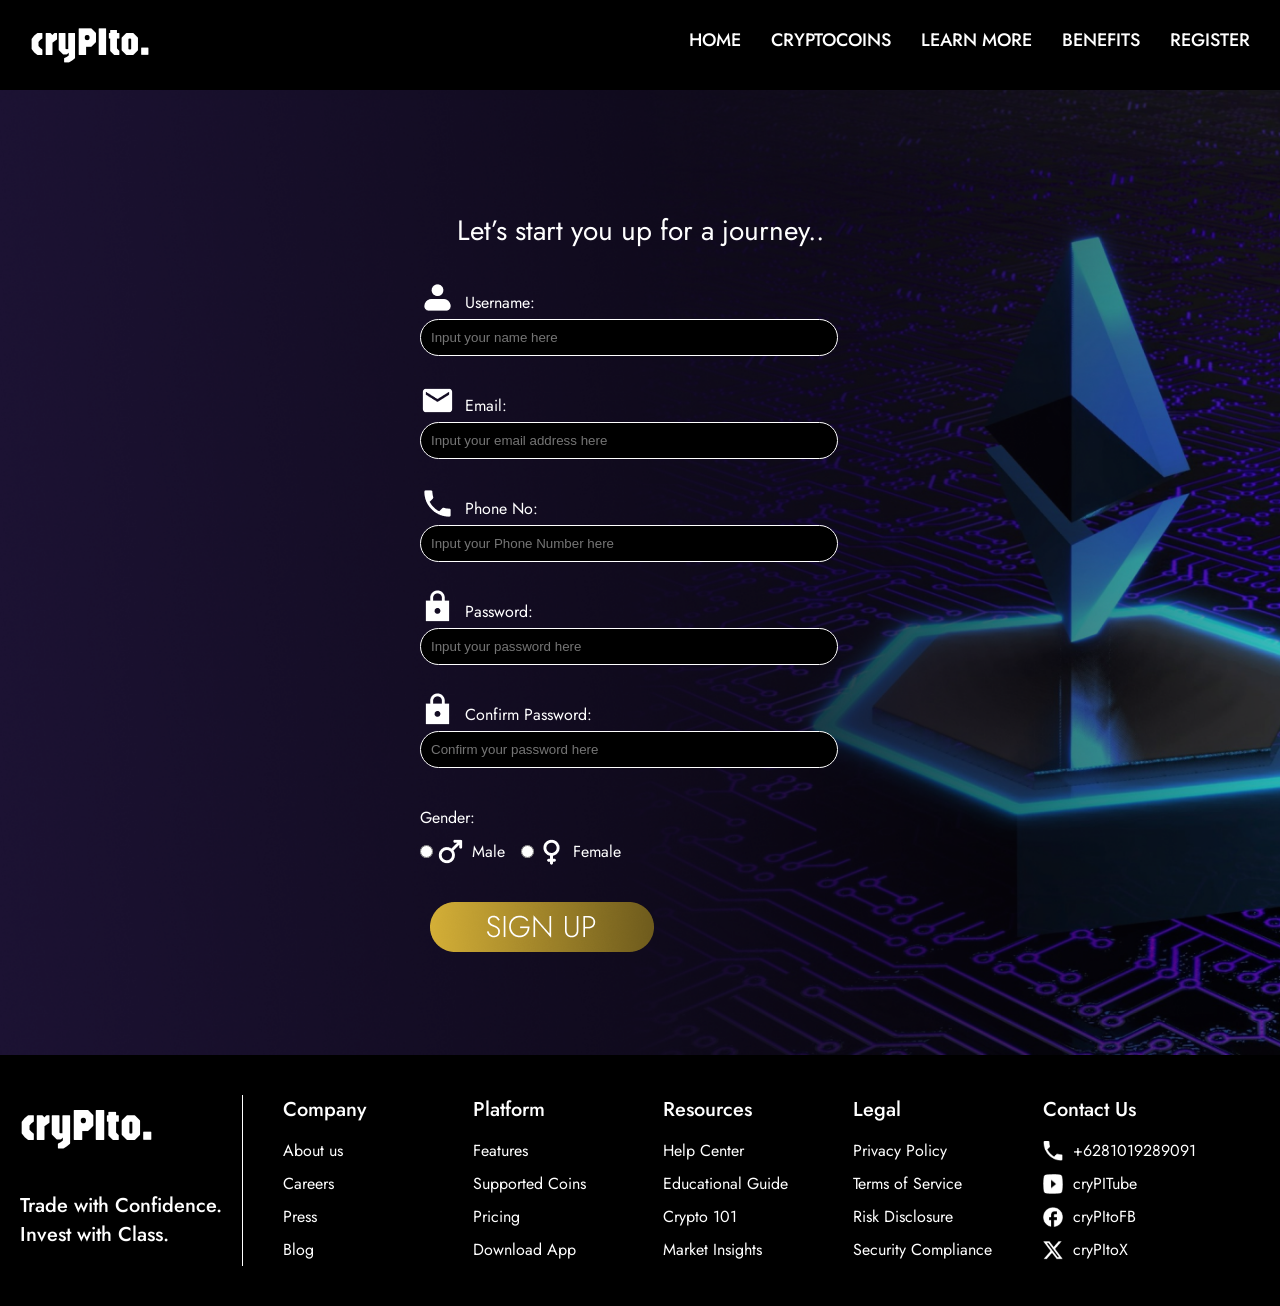
<file: register.html>
<!DOCTYPE html>
<html>
<head>
    <meta charset="UTF-8" />
    <title>cryPIto - Sign Up</title>
    <meta name="viewport" content="width=device-width, initial-scale=1.0">
    <link href='https://fonts.googleapis.com/css?family=Jaro' rel='stylesheet'>
    <link rel="preconnect" href="https://fonts.googleapis.com">
    <link rel="preconnect" href="https://fonts.gstatic.com" crossorigin>
    <link href="https://fonts.googleapis.com/css2?family=Jost:ital,wght@0,100..900;1,100..900&display=swap" rel="stylesheet">
    <link rel="stylesheet" href="style.css">
</head>
<body>
    <div class="navbar">
        <div>
            <h1>cryPIto.</h1>
        </div>
        <div class="list">
            <li><a href="index.html">HOME</a></li>
            <li><a href="crypto.html">CRYPTOCOINS</a></li>
            <li><a href="learn.html">LEARN MORE</a></li>
            <li><a href="benefit.html">BENEFITS</a></li>
            <li><a href="register.html">REGISTER</a></li>
        </div>  
    </div>

    <div class="page-wrapper">
        <div class="container">
            <div class = "register-bg">
                <div class="register-in">
                    <h2>Let’s start you up for a journey..</h2>
                    <form action="" id="register-form">
                    <div>
                        <div class="register-form-row">
                            <img src="img/register/iconamoon_profile-fill.png" alt="">
                            <label for="username-input">Username: </label>
                        </div>
                        <input type="text" id="username-input" name="username-input" placeholder="Input your name here">
                    </div>
                    <br>
                    <div>
                        <div class="register-form-row">
                            <img src="img/register/material-symbols_mail.png" alt="">
                            <label for="email-input">Email: </label>
                        </div>
                        <input type="email" name="email-input" id="email-input" placeholder="Input your email address here">
                    </div>
                    <br>
                    <div>
                        <div class="register-form-row">   
                            <img src="img/register/ic_baseline-phone.png" alt="">
                            <label for="number-input">Phone No: </label>
                        </div>
                        <input type="tel" name="number-input" id="number-input" placeholder="Input your Phone Number here">
                    </div>
                    <br>
                    <div>
                        <div class="register-form-row">
                            <img src="img/register/ic_sharp-lock.png" alt="">
                            <label for="password-input">Password: </label>
                        </div>
                        <input type="password" name="password-input" id="password-input" placeholder="Input your password here">
                    </div>
                    <br>
                    <div>
                        <div class="register-form-row">
                            <img src="img/register/ic_sharp-lock.png" alt="">
                            <label for="confirm-pass">Confirm Password: </label>
                        </div>
                        <input type="password" name="confirm-pass" id="confirm-pass" placeholder="Confirm your password here">
                    </div>
                    <br>
                    <div>
                        <label for="">Gender: </label>
                        <div class="gender">
                            <input type="radio" name="gender" id="male" value="male">
                            <img src="img/register/material-symbols_male-rounded.png" alt="">
                            <label for="male">Male</label>
                            <input type="radio" name="gender" id="female" value="female">
                            <img src="img/register/material-symbols_female-rounded.png" alt="">
                            <label for="female">Female</label>
                        </div>
                    </div>
                    <br>
                    <button type="submit"><img src="img/index/SignUp-btn.png" alt=""></button>
                </form>
                </div>
                
            </div>
        </div>
    </div>

    <div class="footer">
        <div class="footer-brand">
            <h1>cryPIto.</h1>
            <div class="footer-phrase">
                <h2>Trade with Confidence.</h2>
                <h2>Invest with Class.</h2>
            </div>
        </div>
        <div class="footer-titles">
            <h2>Company</h2>
            <div class="footer-insides">
                <li>About us</li>
                <li>Careers</li>
                <li>Press</li>
                <li>Blog</li>
            </div>
        </div>
        <div class="footer-titles">
            <h2>Platform</h2>
            <div class="footer-insides">
                <li>Features</li>
                <li>Supported Coins</li>
                <li>Pricing</li>
                <li>Download App</li>
            </div>
        </div>
        <div class="footer-titles">
            <h2>Resources</h2>
            <div class="footer-insides">
                <li>Help Center</li>
                <li>Educational Guide</li>
                <li>Crypto 101</li>
                <li>Market Insights</li>
            </div>
        </div>
        <div class="footer-titles">
            <h2>Legal</h2>
            <div class="footer-insides">
                <li>Privacy Policy</li>
                <li>Terms of Service</li>
                <li>Risk Disclosure</li>
                <li>Security Compliance</li>
            </div>
        </div>
        <div class="footer-titles">
            <h2>Contact Us</h2>
            <div class="footer-insides">
                <div class="footer-with-img">
                    <li><img src="img/footer/Vector (2).png" alt="">+6281019289091</li>
                    <li><img src="img/footer/Vector (3).png" alt="">cryPITube</li>
                    <li><img src="img/footer/Vector (4).png" alt="">cryPItoFB</li>
                    <li><img src="img/footer/prime_twitter.png" alt="">cryPItoX</li>
                </div>
            </div>
        </div>
    </div>
    
    <script src="script.js"></script>
</body>
</html>
</file>
<file: style.css>
@import url('https://fonts.googleapis.com/css?family=Jaro');
@import url('https://fonts.googleapis.com/css2?family=Jost:wght@100..900&display=swap');

* {
  margin: 0;
  padding: 0;
  box-sizing: border-box;
}

html{
  scroll-behavior: smooth;
}

body {
  font-family: 'Jost', sans-serif;
  background-color: black;
  color: rgb(255, 255, 255);
  overflow-x: hidden;
}

h1 {
  font-family: 'Jaro', sans-serif;
  font-size: 45px;
}

h2 {
  font-size: 28px;
  font-weight: 400;
}

p {
  font-size: 18px;
  line-height: 1.6;
}

.navbar {
  display: flex;
  justify-content: space-between;
  align-items: center;
  padding: 15px 30px;
  background-color: black;
  position: fixed;
  top: 0;
  width: 100%;
  z-index: 1000;
  flex-wrap: wrap;
}

.navbar h1 {
  font-size: 40px;
  display: flex;
  align-items: center;
}

.list {
  display: flex;
  gap: 30px;
  list-style: none;
  align-items: center;
  flex-wrap: wrap;
}

.list li a {
  color: white;
  text-decoration: none;
  font-size: 18px;
  font-weight: 500;
}

.list a:hover {
  background: linear-gradient(#D4AF37, #ffc609);
  -webkit-background-clip: text;
  background-clip: text;
  -webkit-text-fill-color: transparent;
}

.page-wrapper {
  display: flex;
  justify-content: center;
}

.container {
  max-width: 1800px;
  width: 100%;
  margin-top: 90px;
}

.Hero {
  background: url('img/index/image (40).png') center/cover no-repeat;
  min-height: 100vh;
  display: flex;
  justify-content: center;
  align-items: center;
  text-align: center;
  padding: 40px 20px;
}

.Hero-content {
  max-width: 800px;
  display: flex;
  flex-direction: column;
  align-items: center;
  justify-content: center;
  text-align: center;
  gap: 20px;
}

.Hero-column{
  display: flex;
  flex-direction: column;
  gap: 20px;
  margin-top: -250px;
}
.Hero-column h1 {
  font-family: 'Jost', sans-serif;
  font-size: 32px;
  font-weight: 500;
  background: linear-gradient(#FFFFFF, #777777);
  -webkit-background-clip: text;
  background-clip: text;
  -webkit-text-fill-color: transparent;
}

.Hero-column p {
  font-size: 18px;
  font-weight: 400;
}

.Hero-column ul {
  list-style: none;
  padding: 0;
  margin: 10px 0;
}

.Hero-column li {
  display: flex;
  align-items: center;
  justify-content: center;
  gap: 10px;
  margin: 8px 0;
  font-size: 16px;
}

.new-to-crypto {
  background: url('img/index/image (42).png') center/cover no-repeat;
  min-height: 100vh;
  display: flex;
  justify-content: center;
  align-items: center;
  padding: 40px 20px;
  text-align: center;
}

.new-to-crypto-inside {
  display: flex;
  flex-direction: column;
  gap: 20px;
  max-width: 800px;
}

.shadow-box {
  height: 200px;
  width: 100%;
  background: linear-gradient(to top, #161022, transparent);
}

.top4 {
  background: url('img/index/Rectangle 5.png') center/cover no-repeat;
  width: 100%;
  display: flex;
  justify-content: center;
  padding: 60px 20px;
  text-align: center;
}

.top42 {
  display: flex;
  flex-direction: column;
  align-items: center;
  gap: 30px;
}

.top4 h1{
  font-family: 'Jost',sans-serif;
}

.coins {
  display: flex;
  flex-wrap: wrap;
  gap: 20px;
  justify-content: center;
  border-top: 1px solid white;
  border-bottom: 1px solid white;
  padding: 20px;
}

.footer {
  display: flex;
  flex-wrap: wrap;
  gap: 40px;
  padding: 40px 20px;
  background-color: black;
  z-index: 100;
}

.footer-brand {
  min-width: 200px;
  border-right: 1px solid white;
  padding-right: 20px;
  display: flex;
  flex-direction: column;
  gap: 40px;
}

.footer h1 {
  font-family: 'Jaro', sans-serif;
}

.footer h2 {
  font-family: 'Jost', sans-serif;
  font-weight: 500;
  font-size: 20px;
}

.footer-titles {
  min-width: 150px;
}

.footer-insides {
  margin-top: 10px;
}

.footer li {
  list-style: none;
  padding: 5px 0;
  font-size: 16px;
}

.footer-with-img li {
  display: flex;
  align-items: center;
  gap: 10px;
}

.footer-with-img img {
  width: 20px;
  height: 20px;
}

.register-bg {
  background-image: url("img/register/Frame 41.png");
  background-size: cover;
  background-position: center;
  background-repeat: no-repeat;
  min-height: 100vh;
  width: 100%;
  display: flex;
  justify-content: center;
  align-items: center;
  position: relative;
  z-index: 1;
  padding: 100px 150px 60px;
}

.register-in {
  display: flex;
  align-items: center;
  flex-direction: column;
  padding: 20px;
  gap: 15px;
}

form {
  background-color: transparent;
  padding: 10px 30px;
  width: 500px;
}

label {
  display: block;
  margin-top: 15px;
  margin-bottom: 5px;
}

input[type="text"],
input[type="password"],
input[type="number"],
input[type="tel"],
input[type="email"] {
  width: 95%;
  padding: 10px 10px;
  border-radius: 40px;
  border: 1px solid rgb(255, 255, 255);
  background-color: black;
  color: white;
}

.register-form-row {
  display: flex;
  gap: 10px;
  align-items: center;
}

.register-form-row img {
  height: 35px;
  width: 35px;
}

.gender {
  display: flex;
  flex-direction: row;
  justify-content: start;
  align-items: center;
  text-align: center;
  accent-color: #D4AF37;
}

.gender label {
  margin-top: 0;
  margin-bottom: 0;
  margin-left: 0.25rem;
  margin-right: 1rem;
}

.checkbox {
  display: flex;
  flex-direction: row;
  align-items: center;
  text-align: center;
  margin-top: 15px;
}

.checkbox label {
  text-align: center;
  margin-top: 0;
  margin-bottom: 0;
  margin-left: 0.5rem;
}

button {
  width: 224px;
  padding: 10px;
  background-color: transparent;
  border: none;
}

.sidebar {
  display: flex;
  flex-direction: column;
  gap: 20px;
}

.sidebar h2 {
  font-weight: 600;
}

.sidebar p {
  font-size: 20px;
}

.learn-page {
  width: 100%;
  display: flex;
  gap: 70px;
  padding: 20px;
  background: linear-gradient(to bottom, #000000, #20153B);
}

.learn-list {
  display: flex;
  flex-direction: column;
  gap: 20px;
  padding: 20px;
}

.learn-list a {
  text-decoration: none;
  font-size: 25px;
  color: white;
}

.learn-title {
  font-family: 'Jost', sans-serif;
  font-size: 32px;
  font-weight: 500;
  background: linear-gradient(#FFFFFF, #777777);
  -webkit-background-clip: text;
  background-clip: text;
  -webkit-text-fill-color: transparent;
  border-bottom: 1px solid white;
}

.learn-stuff {
  display: flex;
  flex-direction: column;
  gap: 80px;
}

.learn-stuff2 {
  display: flex;
  flex-direction: column;
  gap: 10px;
}

.learn-stuff3 {
  display: flex;
  flex-direction: column;
  gap: 50px;
}

.scroll-link:hover {
  background: linear-gradient(#D4AF37, #ffc400);
  -webkit-background-clip: text;
  background-clip: text;
  -webkit-text-fill-color: transparent;
}

.learn-stuff2vid {
  display: flex;
  flex-direction: row;
  gap: 50px;
}

.learn-stuff2vid iframe {
  border-radius: 20px;
}

.learn-par {
  display: flex;
  flex-direction: column;
  gap: 10px;
}

.learn-par h2 {
  font-size: 25px;
  font-weight: 400;
}

.learn-par p {
  font-size: 20px;
  font-weight: normal;
}

.benefit-section-1 {
  min-height: 200px;
  display: flex;
  justify-content: center;
  align-items: center;
  text-align: center;
  padding: 40px 20px;
  background: url(img/benefit/whyus.png) center/cover no-repeat;
}

.benefit-section-2 {
  padding: 100px;
  display: flex;
  flex-direction: column;
  gap: 20px;
  align-items: center;
  background: linear-gradient(to bottom, #000000 , #20153B);
}

.benefit-section-2 h2 {
  background: linear-gradient(#FFFFFF, #b0b0b0);
  -webkit-background-clip: text;
  background-clip: text;
  -webkit-text-fill-color: transparent;
  font-size: 50px;
  font-weight: 600;
}

.benefit-word {
  background: linear-gradient(#D4AF37, #b59222);
  -webkit-background-clip: text;
  background-clip: text;
  -webkit-text-fill-color: transparent;
}

.benefit-all {
  display: flex;
  flex-direction: row;
  gap: 300px;
  padding: 30px;
  align-items: center;
  margin-top: 100px;
}

.benefit-p h2 {
  font-size: 50px;
}

.benefit-p p {
  line-height: 3;
  font-size: 24px;
}

.benefit-section-3 {
  padding: 20px;
  display: flex;
  flex-direction: column;
  gap: 100px;
  align-items: center;
  justify-content: center;
  background: linear-gradient(to top, #000000 , #20153B);
  margin-bottom: 100px;
}

.perk-box {
  background-color: rgba(37, 8, 56,0.3);
  border-radius: 20px;
  border: 1px solid white;
  display: flex;
  flex-direction: column;
  text-align: center;
  align-items: center;
  justify-content: center;
  width: 320px;
  height: 320px;
  padding: 20px;
}

.perk-box p {
  font-weight: 300;
}

.more-perk {
  display: flex;
  flex-direction: row;
  gap: 150px;
}

.product-page{
  width: 100%;
  display: flex;
  flex-direction: column;
  gap: 15px;
  background: linear-gradient(to bottom, #161022 , #20153B);
}

.product-trend{
  display: flex;
  flex-direction: row;
  justify-content: center;
  gap: 30px;
  margin-bottom: 50px;
  width: 100%;
}

.trend-box1{
  position: relative;
  background-color: #8F8152;
  width: 410px;
  height: 300px;
  display: flex;
  flex-direction: column;
  gap: 10px;
  border-radius: 30px;
  justify-content: center;
  align-items: center;
  padding: 20px;
}

.trend-box2{
    position: relative;
  background-color: #241D35;
  width: 410px;
  height: 300px;
  display: flex;
  flex-direction: column;
  border-radius: 30px;
  justify-content: center;
  align-items: center;
  padding: 20px;
  overflow: hidden;
}

.trend-box3{
  background-color: #241D35;
  width: 320px;
  height: 145px;
  padding: 10px;
  border-radius: 20px;
  display: flex;
  justify-content: center;
}

.trend-column{
  display: flex;
  flex-direction: column;
  gap: 10px;
}

.trend-title{
  position: absolute;
  left: 30px;
  top: 30px;
  border-bottom: 1px solid white;
  width: 80%;
}

.trend-content{
  display: flex;
  flex-direction: column;
  gap: 10px;
}

.trend-inner-content{
  display: flex;
  flex-wrap: wrap;
  gap: 10px;
  align-items: center;
  text-align: center;
  justify-content: space-between;
  width: 100%; 
}

.coin-bar-container{
  border-top: 1px solid white;
  border-bottom: 1px solid white;
  padding: 5px;
  width: 99%;
  align-self: center;
}

.coin-bar{
  width: 100%;
  border-radius: 30px;
  text-align: center;
  vertical-align: middle;
  background: linear-gradient(to right, #1B005A, #967A1D);
}

.coin-bar img{
  width: 98%;
  height: 100%;
}

.product-title h2{
  background: linear-gradient(to right, #fcfcfc, #777777);
  -webkit-background-clip: text;
  background-clip: text;
  -webkit-text-fill-color: transparent;
  padding: 20px;
  font-weight: 600;
}

.coin-list{
  display: flex;
  flex-direction: column;
  gap: 10px;
  width: 99%;
  align-self: center;
  justify-content: center;
  align-items: center;
  margin-bottom: 30px;
}

.coin-list a{
  color: #ffc400;
}

.coin-one{
  width: 100%;
  border-radius: 30px;
  text-align: center;
  vertical-align: middle;
  background: linear-gradient(to right, #1B005A, #b300ff);
}

.coin-list img{
  width: 97%;
  height: 100%;
}

.coin-two{
  width: 100%;
  border-radius: 30px;
  text-align: center;
  vertical-align: middle;
  background: linear-gradient(to right, #1B005A, #790071);
}

.coin-three{
  width: 100%;
  border-radius: 30px;
  text-align: center;
  vertical-align: middle;
  background: linear-gradient(to right, #1B005A, #420039);
}

.rest-coin{
  width: 100%;
  border-radius: 30px;
  text-align: center;
  vertical-align: middle;
  background: #20153B;
}
marquee{
  margin-top: 10px;
  align-self: center;
  width: 97%;
  background: linear-gradient(to right, #A48623, #6F45D1);
  border-radius: 30px;
}

@media (max-width: 768px) {
  .navbar {
    padding: 15px;
  }

  .list {
    align-items: flex-start;
    gap: 15px;
    margin-top: 10px;
  }
  
  .Hero,
  .new-to-crypto {
    text-align: center;
    padding: 20px;
  }

  .Hero-column h1 {
    font-size: 24px;
  }

  .top42 h1 {
    font-size: 24px;
  }

  .footer {
    flex-direction: column;
    padding: 20px;
  }

  .footer-brand {
    border-right: none;
    padding-right: 0;
  }

  .coins {
    flex-direction: column;
  }

  .register-bg {
    padding: 60px 20px 40px;
    flex-direction: column;
    justify-content: center;
    align-items: center;
    min-height: auto;
  }

  form {
    width: 100%;
    padding: 20px;
  }

  .register-in {
    width: 100%;
    padding: 10px;
  }

  input[type="text"],
  input[type="password"],
  input[type="number"],
  input[type="tel"],
  input[type="email"] {
    width: 100%;
  }

  .register-form-row {
    flex-direction: column;
    align-items: flex-start;
  }

  .gender {
    flex-wrap: wrap;
    gap: 8px;
  }

  .checkbox {
    flex-direction: column;
    align-items: flex-start;
  }

  button {
    width: 100%;
  }

  .learn-page {
    flex-direction: column;
    gap: 30px;
    padding: 15px;
  }

  .learn-list {
    padding: 10px;
    gap: 15px;
  }

  .learn-list a {
    font-size: 20px;
  }

  .learn-title {
    font-size: 26px;
    text-align: center;
  }

  .learn-stuff {
    gap: 40px;
  }

  .learn-stuff2vid {
    flex-direction: column;
    gap: 20px;
  }

  .learn-stuff2vid iframe {
    width: 100%;
    height: auto;
  }

  .learn-par h2 {
    font-size: 20px;
    text-align: center;
  }

  .learn-par p {
    font-size: 16px;
    text-align: justify;
  }

  .sidebar {
    gap: 15px;
  }

  .sidebar p {
    font-size: 16px;
  }
  .benefit-section-1,
  .benefit-section-2,
  .benefit-section-3 {
    padding: 40px 20px;
  }

  .benefit-section-2 h2 {
    font-size: 32px;
    text-align: center;
  }

  .benefit-all {
    flex-direction: column;
    gap: 40px;
    padding: 20px;
    margin-top: 50px;
    text-align: center;
  }

  .benefit-p h2 {
    font-size: 28px;
  }

  .benefit-p p {
    font-size: 16px;
    line-height: 1.8;
  }

  .perk-box {
    width: 90%;
    max-width: 320px;
    height: auto;
    padding: 30px 15px;
  }

  .more-perk {
    flex-direction: column;
    gap: 30px;
    align-items: center;
  }
  .product-trend {
    flex-direction: column;
    align-items: center;
    gap: 20px;
    padding: 0 10px;
  }

  .trend-box1{
    width: 90%;
    height: auto;
    padding: 15px;
  }

  .trend-title {
    left: 15px;
    top: 15px;
    width: 90%;
  }

  .trend-box2 {
    width: 90%;
    height: auto;
    padding: 15px;
  }

  .trend-inner-content {
    flex-direction: column;
    align-items: center;
    gap: 15px;
  }

  .trend-box3 {
    width: 90%;
    height: auto;
  }

  .trend-column {
    gap: 5px;
  }

  .coin-bar-container {
    width: 100%;
  }

  .coin-bar img,
  .coin-list img {
    width: 100%;
    height: auto;
  }

  .coin-list {
    width: 100%;
    padding: 0 10px;
  }

  .coin-one,
  .coin-two,
  .coin-three,
  .rest-coin {
    width: 100%;
  }

  .product-title h2 {
    font-size: 24px;
    padding: 10px;
  }

  marquee {
    width: 100%;
    font-size: 14px;
  }

}
</file>
